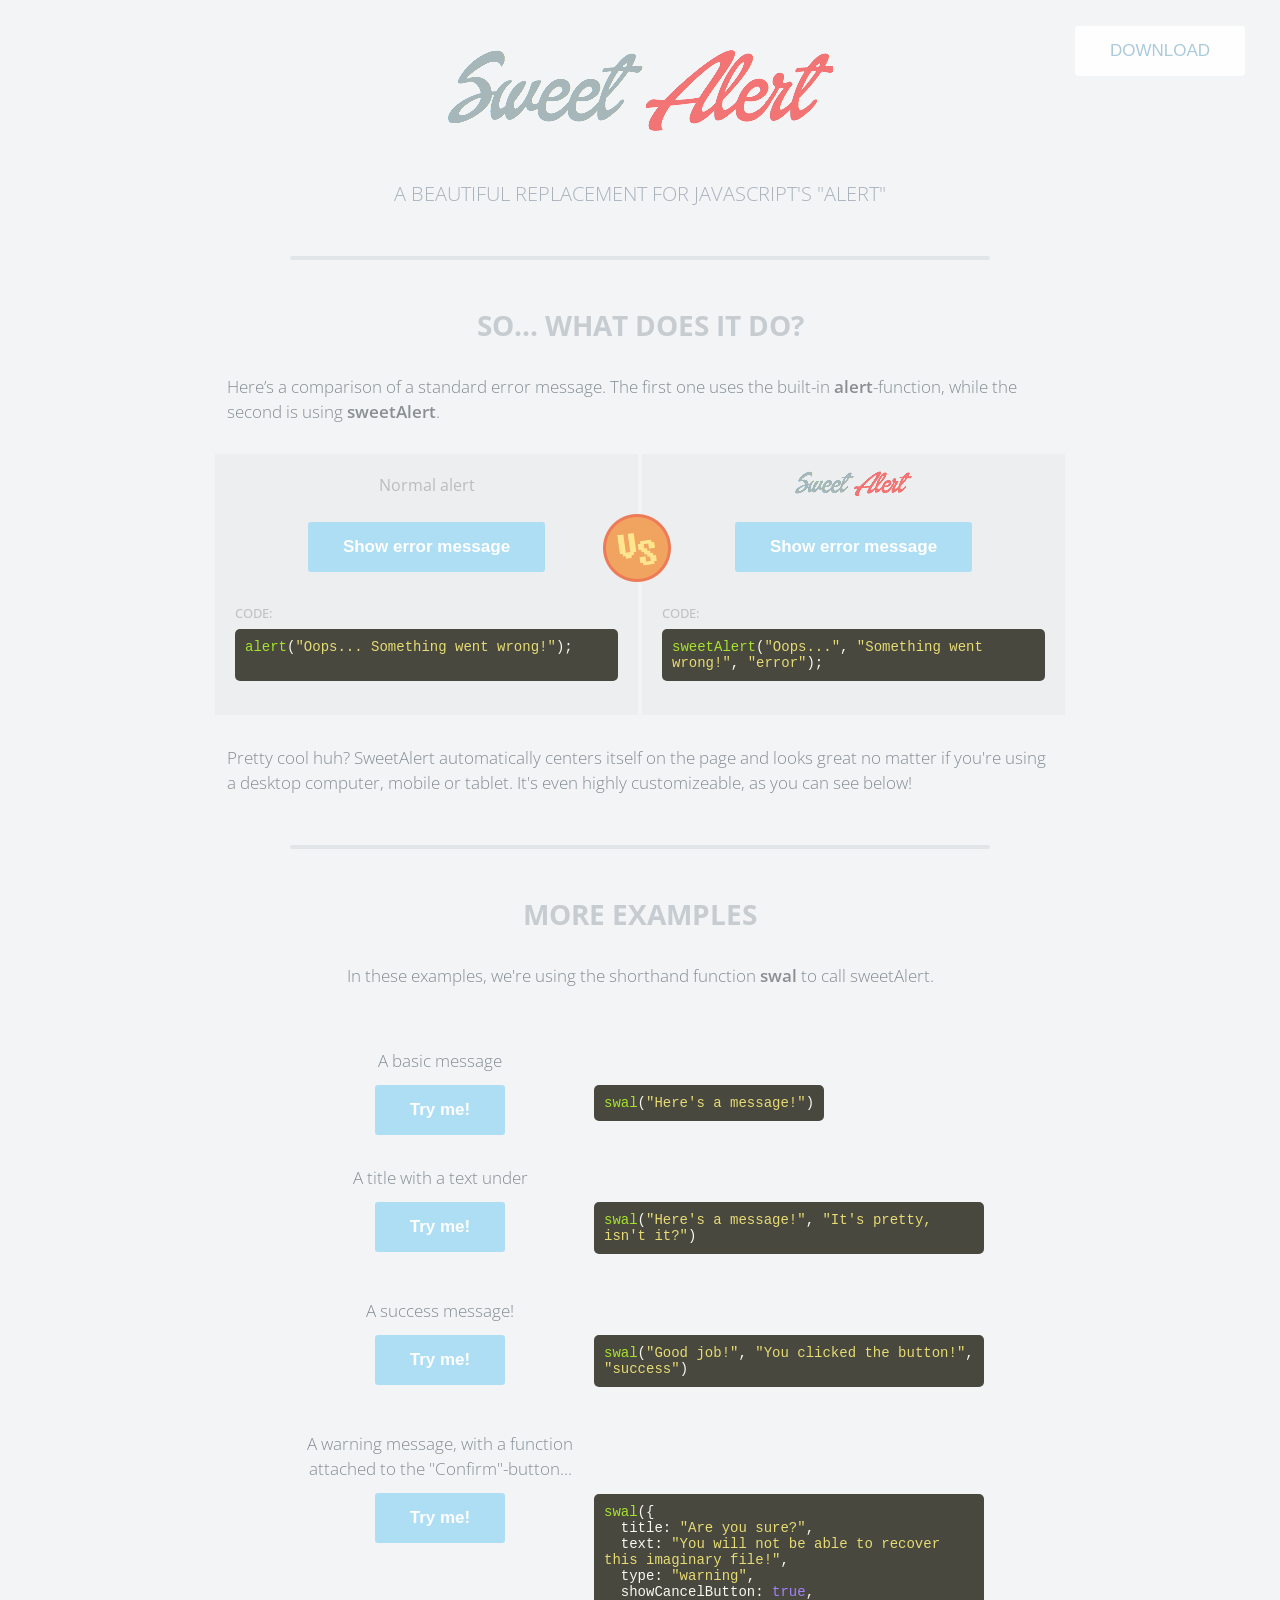
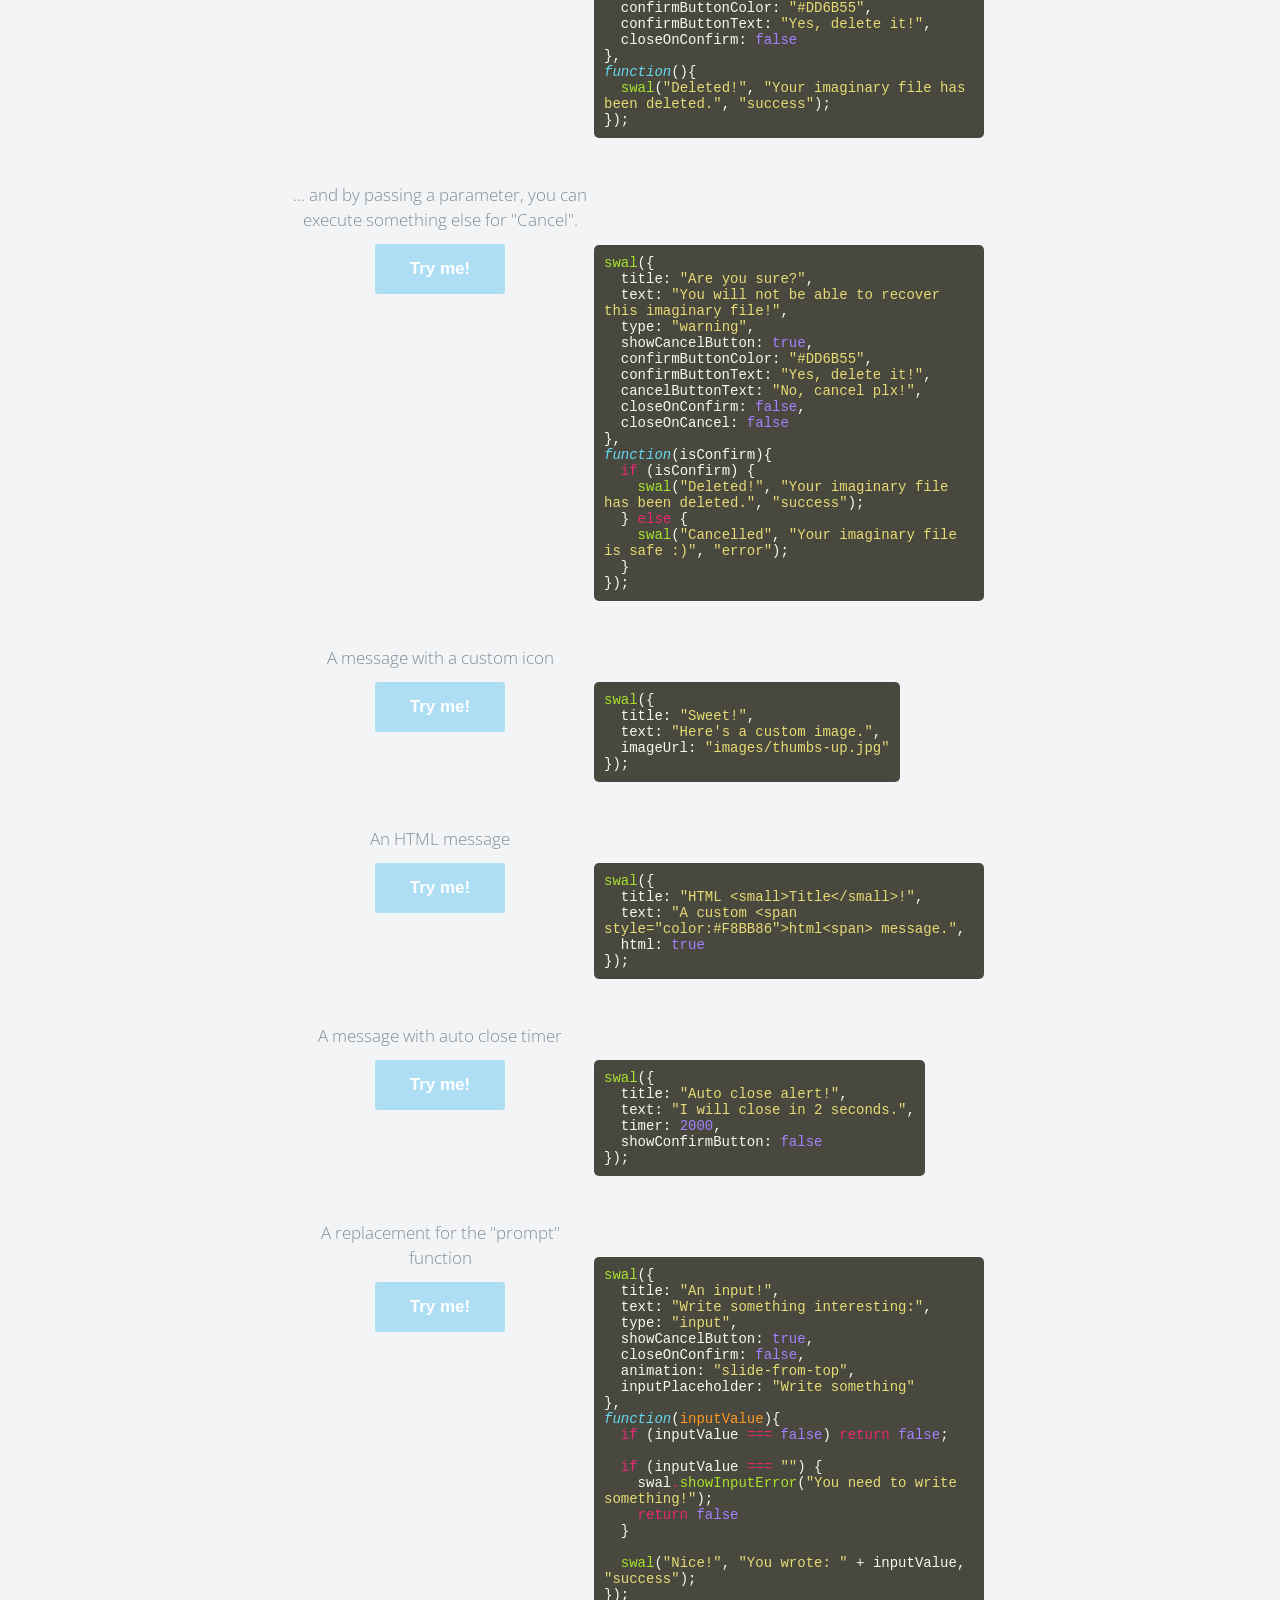
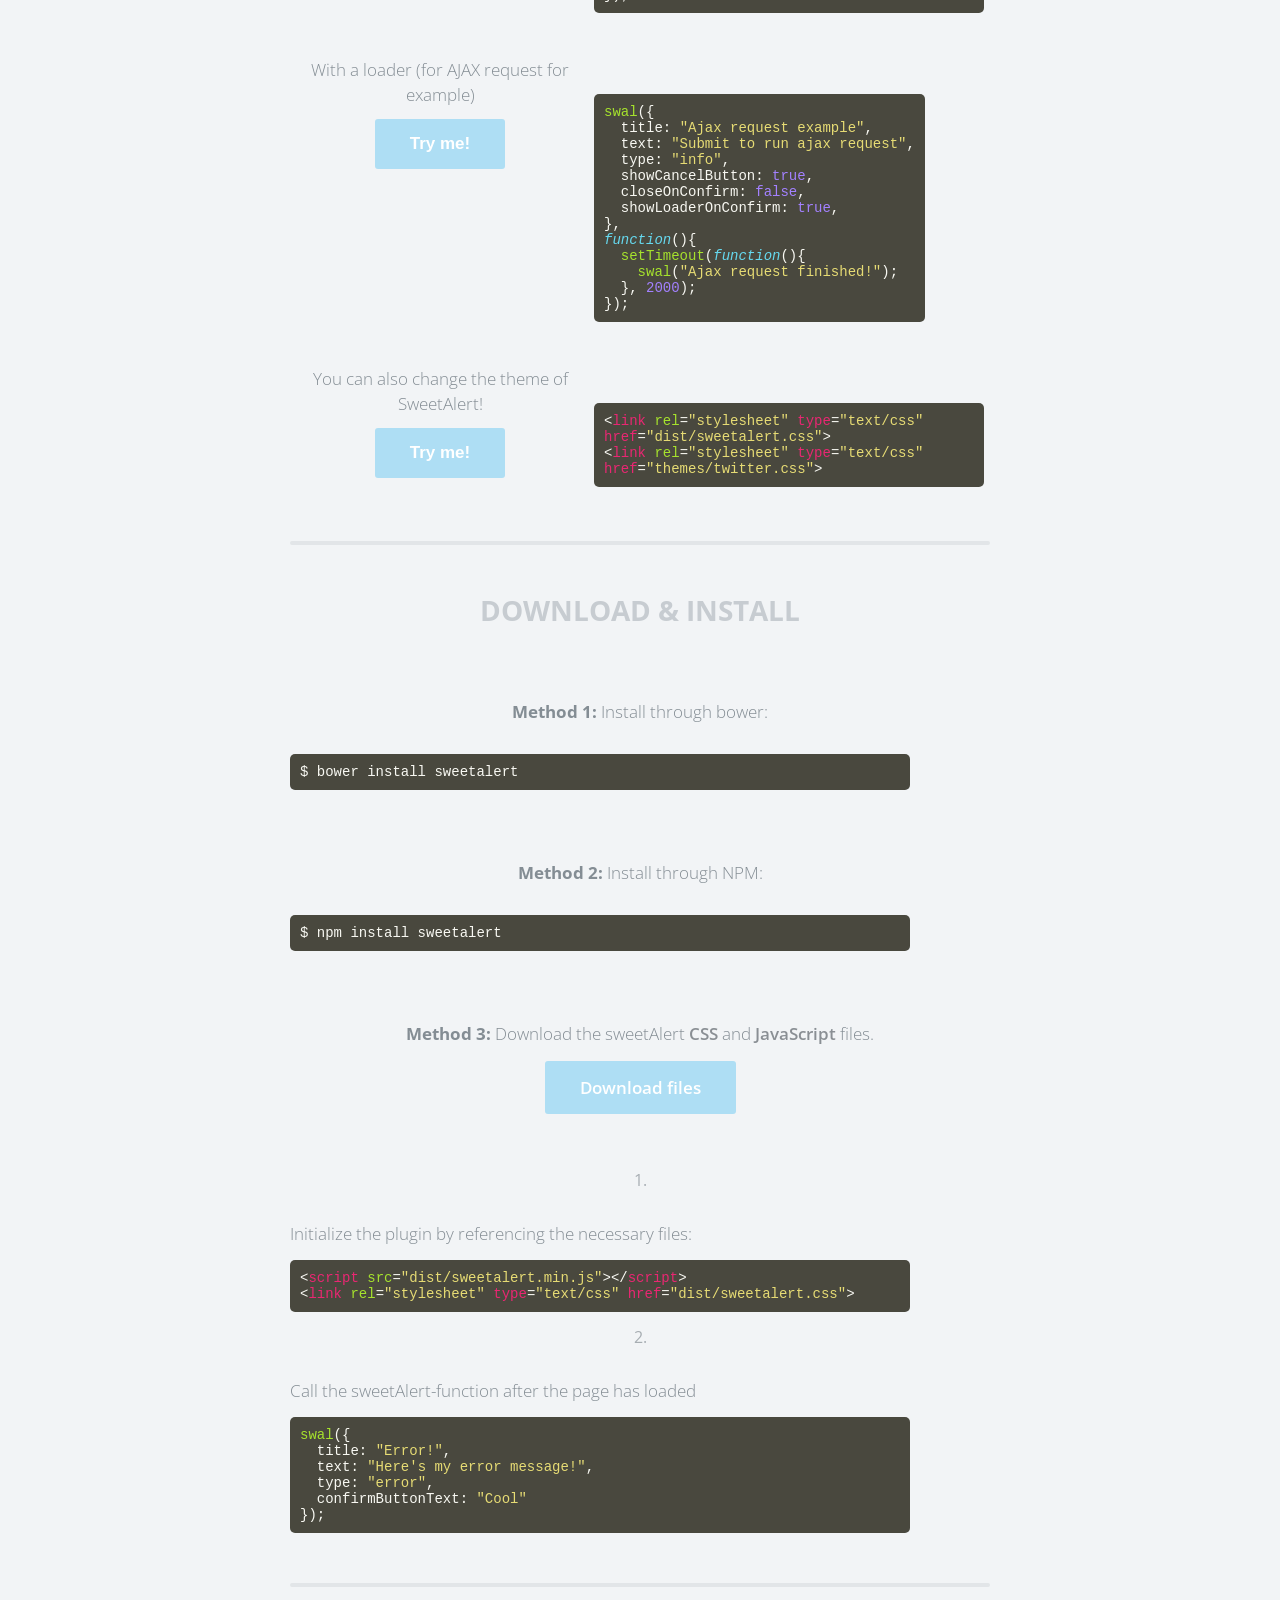
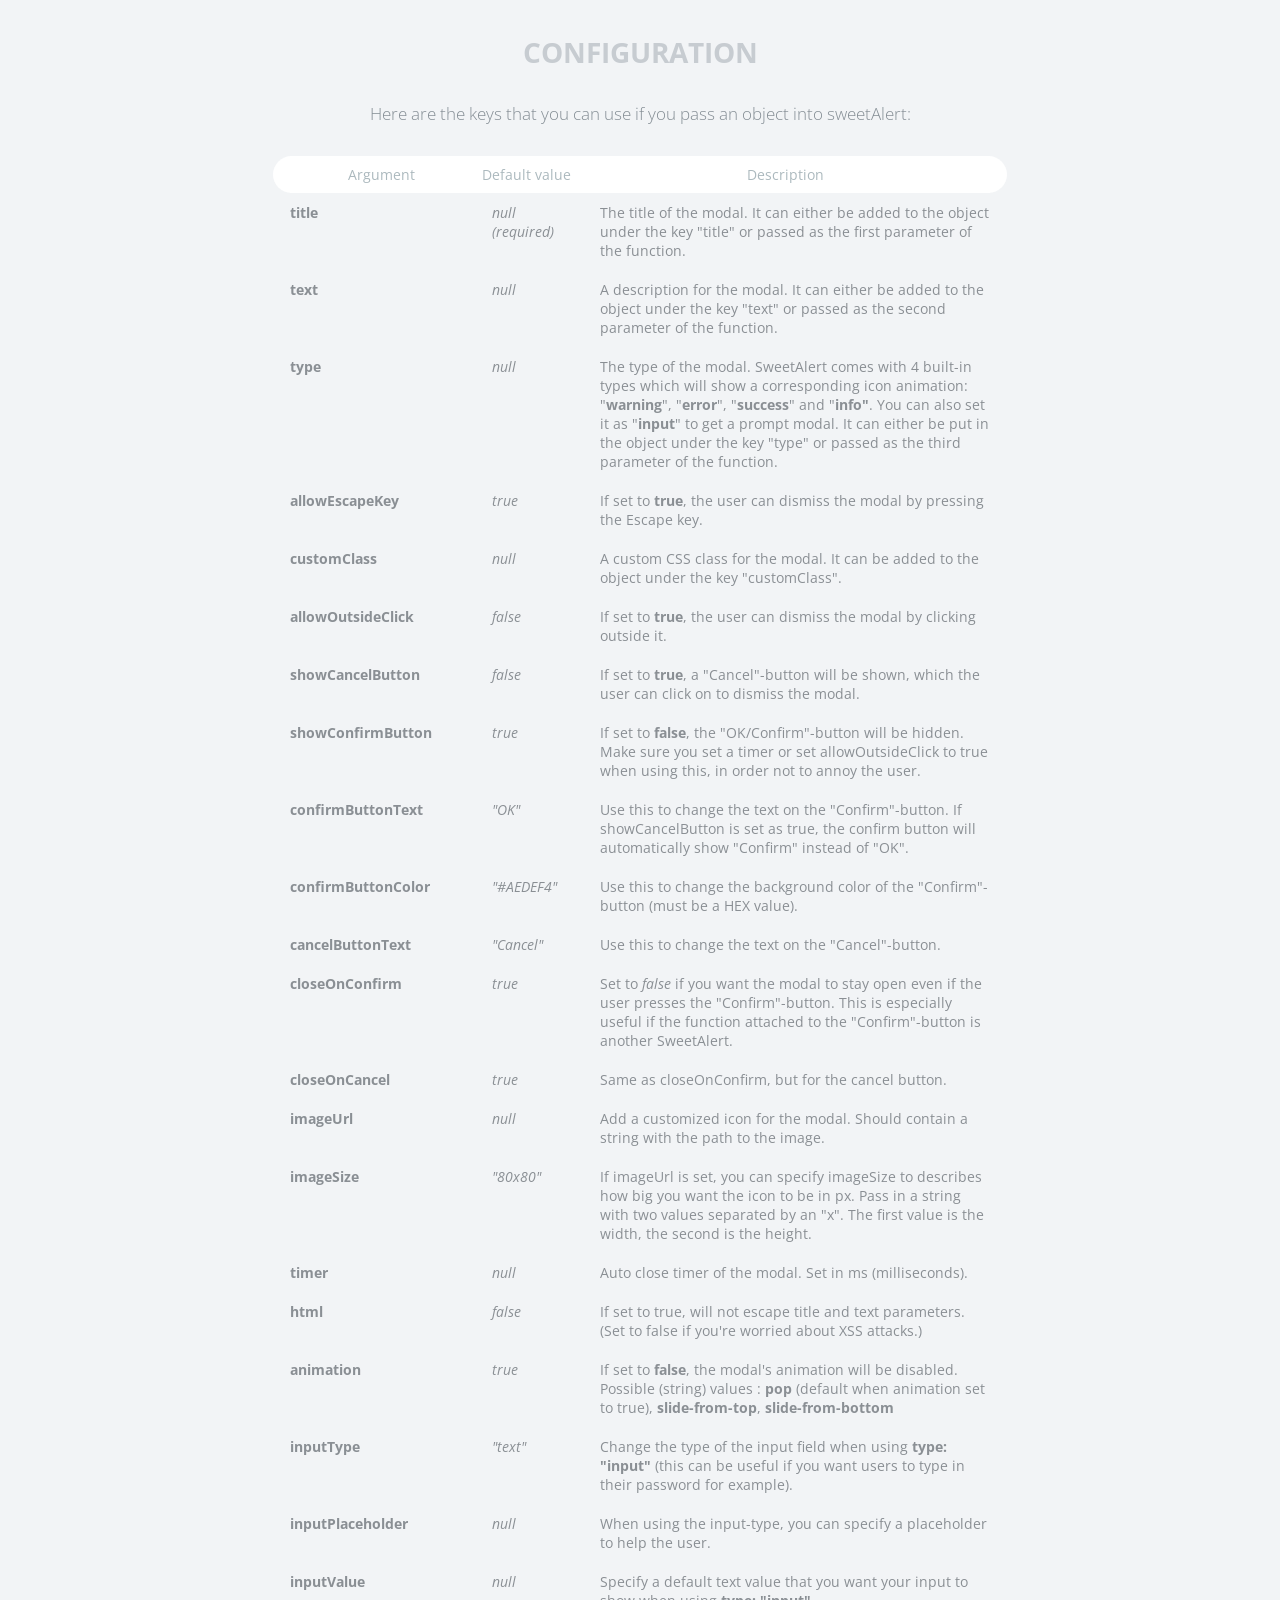
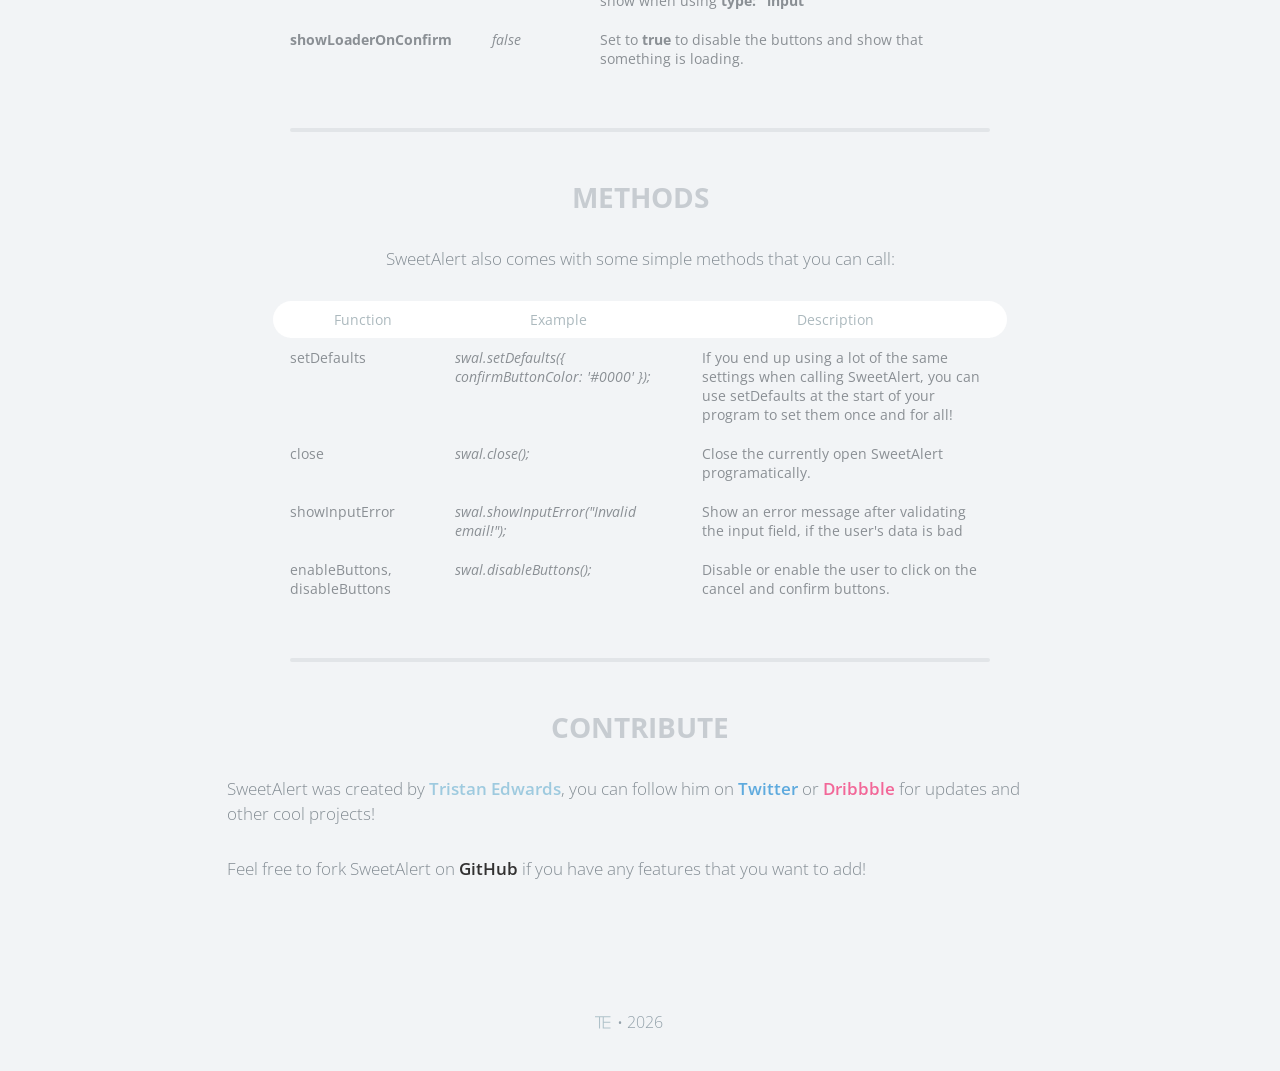
<file: www/sweetalert-master/index.html>
<!doctype html>

<html>

<head>
  <meta charset="utf-8">
  <meta name="viewport" content="width=device-width, initial-scale=1, maximum-scale=1, user-scalable=0" />
  <title>SweetAlert</title>

  <link rel="stylesheet" href="example/example.css">
  <script src="https://code.jquery.com/jquery-2.1.3.min.js"></script>

  <!-- This is what you need -->
  <script src="dist/sweetalert-dev.js"></script>
  <link rel="stylesheet" href="dist/sweetalert.css">
  <!--.......................-->

</head>

<body>

<h1>Sweet Alert</h1>
<h2>A beautiful replacement for JavaScript's "Alert"</h2>
<button class="download">Download</button>

<!-- What does it do? -->
<h3>So... What does it do?</h3>
<p>Here’s a comparison of a standard error message. The first one uses the built-in <strong>alert</strong>-function, while the second is using <strong>sweetAlert</strong>.</p>

<div class="showcase normal">
	<h4>Normal alert</h4>
	<button>Show error message</button>

	<h5>Code:</h5>
	<pre><span class="attr">alert</span>(<span class="str">"Oops... Something went wrong!"</span>);

	</pre>

	<div class="vs-icon"></div>
</div>

<div class="showcase sweet">
	<h4>Sweet Alert</h4>
	<button>Show error message</button>

	<h5>Code:</h5>
	<pre><span class="attr">sweetAlert</span>(<span class="str">"Oops..."</span>, <span class="str">"Something went wrong!"</span>, <span class="str">"error"</span>);</pre>
</div>

<p>Pretty cool huh? SweetAlert automatically centers itself on the page and looks great no matter if you're using a desktop computer, mobile or tablet. It's even highly customizeable, as you can see below!</p>


<!-- Examples -->
<h3>More examples</h3>

<p class="center">In these examples, we're using the shorthand function <strong>swal</strong> to call sweetAlert.</p>

<ul class="examples">

	<li class="message">
		<div class="ui">
			<p>A basic message</p>
			<button>Try me!</button>
		</div>
		<pre><span class="attr">swal</span>(<span class="str">"Here's a message!"</span>)</pre>
	</li>

	<li class="title-text">
		<div class="ui">
			<p>A title with a text under</p>
			<button>Try me!</button>
		</div>
		<pre><span class="attr">swal</span>(<span class="str">"Here's a message!"</span>, <span class="str">"It's pretty, isn't it?"</span>)</pre>
	</li>

	<li class="success">
		<div class="ui">
			<p>A success message!</p>
			<button>Try me!</button>
		</div>
		<pre><span class="attr">swal</span>(<span class="str">"Good job!"</span>, <span class="str">"You clicked the button!"</span>, <span class="str">"success"</span>)</pre>
	</li>

	<li class="warning confirm">
		<div class="ui">
			<p>A warning message, with a function attached to the "Confirm"-button...</p>
			<button>Try me!</button>
		</div>
		<pre><span class="attr">swal</span>({
&nbsp;&nbsp;title: <span class="str">"Are you sure?"</span>,
&nbsp;&nbsp;text: <span class="str">"You will not be able to recover this imaginary file!"</span>,
&nbsp;&nbsp;type: <span class="str">"warning"</span>,
&nbsp;&nbsp;showCancelButton: <span class="val">true</span>,
&nbsp;&nbsp;confirmButtonColor: <span class="str">"#DD6B55"</span>,
&nbsp;&nbsp;confirmButtonText: <span class="str">"Yes, delete it!"</span>,
&nbsp;&nbsp;closeOnConfirm: <span class="val">false</span>
},
<span class="func"><i>function</i></span>(){
&nbsp;&nbsp;<span class="attr">swal</span>(<span class="str">"Deleted!"</span>, <span class="str">"Your imaginary file has been deleted."</span>, <span class="str">"success"</span>);
});</pre>
	</li>

	<li class="warning cancel">
		<div class="ui">
			<p>... and by passing a parameter, you can execute something else for "Cancel".</p>
			<button>Try me!</button>
		</div>
		<pre><span class="attr">swal</span>({
&nbsp;&nbsp;title: <span class="str">"Are you sure?"</span>,
&nbsp;&nbsp;text: <span class="str">"You will not be able to recover this imaginary file!"</span>,
&nbsp;&nbsp;type: <span class="str">"warning"</span>,
&nbsp;&nbsp;showCancelButton: <span class="val">true</span>,
&nbsp;&nbsp;confirmButtonColor: <span class="str">"#DD6B55"</span>,
&nbsp;&nbsp;confirmButtonText: <span class="str">"Yes, delete it!"</span>,
&nbsp;&nbsp;cancelButtonText: <span class="str">"No, cancel plx!"</span>,
&nbsp;&nbsp;closeOnConfirm: <span class="val">false</span>,
&nbsp;&nbsp;closeOnCancel: <span class="val">false</span>
},
<span class="func"><i>function</i></span>(isConfirm){
&nbsp;&nbsp;<span class="tag">if</span> (isConfirm) {
&nbsp;&nbsp;&nbsp;&nbsp;<span class="attr">swal</span>(<span class="str">"Deleted!"</span>, <span class="str">"Your imaginary file has been deleted."</span>, <span class="str">"success"</span>);
&nbsp;&nbsp;} <span class="tag">else</span> {
	&nbsp;&nbsp;&nbsp;&nbsp;<span class="attr">swal</span>(<span class="str">"Cancelled"</span>, <span class="str">"Your imaginary file is safe :)"</span>, <span class="str">"error"</span>);
&nbsp;&nbsp;}
});</pre>
	</li>

	<li class="custom-icon">
		<div class="ui">
			<p>A message with a custom icon</p>
			<button>Try me!</button>
		</div>
		<pre><span class="attr">swal</span>({
&nbsp;&nbsp;title: <span class="str">"Sweet!"</span>,
&nbsp;&nbsp;text: <span class="str">"Here's a custom image."</span>,
&nbsp;&nbsp;imageUrl: <span class="str">"images/thumbs-up.jpg"</span>
});</pre>
	</li>

	<li class="message-html">
		<div class="ui">
			<p>An HTML message</p>
			<button>Try me!</button>
		</div>
		<pre><span class="attr">swal</span>({
&nbsp;&nbsp;title: <span class="str">"HTML &lt;small&gt;Title&lt;/small&gt;!"</span>,
&nbsp;&nbsp;text: <span class="str">"A custom &lt;span style="color:#F8BB86"&gt;html&lt;span&gt; message."</span>,
&nbsp;&nbsp;html: <span class="val">true</span>
});</pre>
	</li>

	<li class="timer">
		<div class="ui">
			<p>A message with auto close timer</p>
			<button>Try me!</button>
		</div>
		<pre><span class="attr">swal</span>({
&nbsp;&nbsp;title: <span class="str">"Auto close alert!"</span>,
&nbsp;&nbsp;text: <span class="str">"I will close in 2 seconds."</span>,
&nbsp;&nbsp;timer: <span class="val">2000</span>,
&nbsp;&nbsp;showConfirmButton: <span class="val">false</span>
});</pre>
	</li>


	<li class="input">
		<div class="ui">
			<p>A replacement for the "prompt" function</p>
			<button>Try me!</button>
		</div>
		<pre><span class="attr">swal</span>({
&nbsp;&nbsp;title: <span class="str">"An input!"</span>,
&nbsp;&nbsp;text: <span class="str">"Write something interesting:"</span>,
&nbsp;&nbsp;type: <span class="str">"input"</span>,
&nbsp;&nbsp;showCancelButton: <span class="val">true</span>,
&nbsp;&nbsp;closeOnConfirm: <span class="val">false</span>,
&nbsp;&nbsp;animation: <span class="str">"slide-from-top"</span>,
&nbsp;&nbsp;inputPlaceholder: <span class="str">"Write something"</span>
},
<span class="func"><i>function</i></span>(<span class="arg">inputValue</span>){
&nbsp;&nbsp;<span class="tag">if</span> (inputValue <span class="tag">===</span> <span class="val">false</span>) <span class="tag">return</span> <span class="val">false</span>;
&nbsp;&nbsp;
&nbsp;&nbsp;<span class="tag">if</span> (inputValue <span class="tag">===</span> <span class="str">""</span>) {
&nbsp;&nbsp;&nbsp;&nbsp;swal<span class="tag">.</span><span class="attr">showInputError</span>(<span class="str">"You need to write something!"</span>);
&nbsp;&nbsp;&nbsp;&nbsp;<span class="tag">return</span> <span class="val">false</span>
&nbsp;&nbsp;}
&nbsp;&nbsp;
&nbsp;&nbsp;<span class="attr">swal</span>(<span class="str">"Nice!"</span>, <span class="str">"You wrote: "</span> + inputValue, <span class="str">"success"</span>);
});</pre>
	</li>

  <li class="ajax">
    <div class="ui">
			<p>With a loader (for AJAX request for example)</p>
			<button>Try me!</button>
		</div>
		<pre><span class="attr">swal</span>({
&nbsp;&nbsp;title: <span class="str">"Ajax request example"</span>,
&nbsp;&nbsp;text: <span class="str">"Submit to run ajax request"</span>,
&nbsp;&nbsp;type: <span class="str">"info"</span>,
&nbsp;&nbsp;showCancelButton: <span class="val">true</span>,
&nbsp;&nbsp;closeOnConfirm: <span class="val">false</span>,
&nbsp;&nbsp;showLoaderOnConfirm: <span class="val">true</span>,
},
<span class="func"><i>function</i></span>(){
&nbsp;&nbsp;<span class="attr">setTimeout</span>(<span class="func"><i>function</i></span>(){
&nbsp;&nbsp;&nbsp;&nbsp;<span class="attr">swal</span>(<span class="str">"Ajax request finished!"</span>);
&nbsp;&nbsp;}, <span class="val">2000</span>);
});</pre>
	</li>

	<li class="theme">
		<div class="ui">
			<p>You can also change the theme of SweetAlert!</p>
			<button>Try me!</button>
		</div>
		<pre>&lt;<span class="tag">link</span> <span class="attr">rel</span>=<span class="str">"stylesheet"</span> <span class="tag">type</span>=<span class="str">"text/css"</span> <span class="tag">href</span>=<span class="str">"dist/sweetalert.css"</span>&gt;
			&lt;<span class="tag">link</span> <span class="attr">rel</span>=<span class="str">"stylesheet"</span> <span class="tag">type</span>=<span class="str">"text/css"</span> <span class="tag">href</span>=<span class="str">"themes/twitter.css"</span>&gt;</pre>
	</li>

</ul>


<!-- Download & Install -->
<h3 id="download-section">Download & install</h3>

<div class="center-container">
	<p class="center"><b>Method 1:</b> Install through bower:</p>
	<pre class="center">$ bower install sweetalert</pre>
</div>

<div class="center-container">
	<p class="center"><b>Method 2:</b> Install through NPM:</p>
	<pre class="center">$ npm install sweetalert</pre>
</div>

<p class="center"><b>Method 3:</b> Download the sweetAlert <strong>CSS</strong> and <strong>JavaScript</strong> files.</p>

<a class="button" href="https://github.com/t4t5/sweetalert/archive/master.zip" download>Download files</a>

<ol>
	<li>
		<p>Initialize the plugin by referencing the necessary files:</p>
		<pre>&lt;<span class="tag">script</span> <span class="attr">src</span>=<span class="str">"dist/sweetalert.min.js"</span>&gt;&lt;/<span class="tag">script</span>&gt;
&lt;<span class="tag">link</span> <span class="attr">rel</span>=<span class="str">"stylesheet"</span> <span class="tag">type</span>=<span class="str">"text/css"</span> <span class="tag">href</span>=<span class="str">"dist/sweetalert.css"</span>&gt;</pre>
	</li>

	<li>
		<p>Call the sweetAlert-function after the page has loaded</p>
		<pre><span class="attr">swal</span>({
&nbsp;&nbsp;title: <span class="str">"Error!"</span>,
&nbsp;&nbsp;text: <span class="str">"Here's my error message!"</span>,
&nbsp;&nbsp;type: <span class="str">"error"</span>,
&nbsp;&nbsp;confirmButtonText: <span class="str">"Cool"</span>
});
</pre>
	</li>
</ol>



<!-- Configuration -->
<h3>Configuration</h3>

<p class="center">Here are the keys that you can use if you pass an object into sweetAlert:</p>

<table>
	<tr class="titles">
		<th>
			<div class="border-left"></div>
			Argument
		</th>
		<th>Default value</th>
		<th>
			<div class="border-right"></div>
			Description
		</th>
	</tr>
	<tr>
		<td><b>title</b></td>
		<td><i>null (required)</i></td>
		<td>The title of the modal. It can either be added to the object under the key "title" or passed as the first parameter of the function.</td>
	</tr>
	<tr>
		<td><b>text</b></td>
		<td><i>null</i></td>
		<td>A description for the modal. It can either be added to the object under the key "text" or passed as the second parameter of the function.</td>
	</tr>
	<tr>
		<td><b>type</b></td>
		<td><i>null</i></td>
		<td>The type of the modal. SweetAlert comes with 4 built-in types which will show a corresponding icon animation: "<strong>warning</strong>", "<strong>error</strong>", "<strong>success</strong>" and "<strong>info"</strong>. You can also set it as "<strong>input</strong>" to get a prompt modal. It can either be put in the object under the key "type" or passed as the third parameter of the function.</td>
	</tr>
    <tr>
      <td><b>allowEscapeKey</b></td>
      <td><i>true</i></td>
      <td>If set to <strong>true</strong>, the user can dismiss the modal by pressing the Escape key.</td>
    </tr>
	<tr>
		<td><b>customClass</b></td>
		<td><i>null</i></td>
		<td>A custom CSS class for the modal. It can be added to the object under the key "customClass".</td>
	</tr>
	<tr>
		<td><b>allowOutsideClick</b></td>
		<td><i>false</i></td>
		<td>If set to <strong>true</strong>, the user can dismiss the modal by clicking outside it.</td>
	</tr>
	<tr>
		<td><b>showCancelButton</b></td>
		<td><i>false</i></td>
		<td>If set to <strong>true</strong>, a "Cancel"-button will be shown, which the user can click on to dismiss the modal.</td>
	</tr>
	<tr>
		<td><b>showConfirmButton</b></td>
		<td><i>true</i></td>
		<td>If set to <strong>false</strong>, the "OK/Confirm"-button will be hidden. Make sure you set a timer or set allowOutsideClick to true when using this, in order not to annoy the user.</td>
	</tr>
	<tr>
		<td><b>confirmButtonText</b></td>
		<td><i>"OK"</i></td>
		<td>Use this to change the text on the "Confirm"-button. If showCancelButton is set as true, the confirm button will automatically show "Confirm" instead of "OK".</td>
	</tr>
	<tr>
		<td><b>confirmButtonColor</b></td>
		<td><i>"#AEDEF4"</i></td>
		<td>Use this to change the background color of the "Confirm"-button (must be a HEX value).</td>
	</tr>
	<tr>
		<td><b>cancelButtonText</b></td>
		<td><i>"Cancel"</i></td>
		<td>Use this to change the text on the "Cancel"-button.</td>
	</tr>
	<tr>
		<td><b>closeOnConfirm</b></td>
		<td><i>true</i></td>
		<td>Set to <i>false</i> if you want the modal to stay open even if the user presses the "Confirm"-button. This is especially useful if the function attached to the "Confirm"-button is another SweetAlert.</td>
	</tr>
	<tr>
		<td><b>closeOnCancel</b></td>
		<td><i>true</i></td>
		<td>Same as closeOnConfirm, but for the cancel button.</td>
	</tr>
	<tr>
		<td><b>imageUrl</b></td>
		<td><i>null</i></td>
		<td>Add a customized icon for the modal. Should contain a string with the path to the image.</td>
	</tr>
	<tr>
		<td><b>imageSize</b></td>
		<td><i>"80x80"</i></td>
		<td>If imageUrl is set, you can specify imageSize to describes how big you want the icon to be in px. Pass in a string with two values separated by an "x". The first value is the width, the second is the height.</td>
	</tr>
	<tr>
		<td><b>timer</b></td>
		<td><i>null</i></td>
		<td>Auto close timer of the modal. Set in ms (milliseconds).</td>
	</tr>
	<tr>
		<td><b>html</b></td>
		<td><i>false</i></td>
		<td>If set to true, will not escape title and text parameters. (Set to false if you're worried about XSS attacks.)</td>
	</tr>
	<tr>
		<td><b>animation</b></td>
		<td><i>true</i></td>
		<td>If set to <strong>false</strong>, the modal's animation will be disabled. Possible (string) values : <strong>pop</strong> (default when animation set to true), <strong>slide-from-top</strong>, <strong>slide-from-bottom</strong></td>
	</tr>
	<tr>
		<td><b>inputType</b></td>
		<td><i>"text"</i></td>
		<td>Change the type of the input field when using <strong>type: "input"</strong> (this can be useful if you want users to type in their password for example).</td>
	</tr>
	<tr>
		<td><b>inputPlaceholder</b></td>
		<td><i>null</i></td>
		<td>When using the input-type, you can specify a placeholder to help the user.</td>
	</tr>
	<tr>
		<td><b>inputValue</b></td>
		<td><i>null</i></td>
		<td>Specify a default text value that you want your input to show when using <strong>type: "input"</strong></td>
	</tr>
	<tr>
		<td><b>showLoaderOnConfirm</b></td>
		<td><i>false</i></td>
    <td>Set to <strong>true</strong> to disable the buttons and show that something is loading.</td>
	</tr>
</table>


<!-- Methods -->
<h3>Methods</h3>

<p class="center">SweetAlert also comes with some simple methods that you can call:</p>

<table>
	<tr class="titles">
		<th>
			<div class="border-left"></div>
			Function
		</th>
		<th>Example</th>
		<th>
			<div class="border-right"></div>
			Description
		</th>
	</tr>
	<tr>
		<td>setDefaults</td>
		<td><i>swal.setDefaults({ confirmButtonColor: '#0000' });</i></td>
		<td>If you end up using a lot of the same settings when calling SweetAlert, you can use setDefaults at the start of your program to set them once and for all!</td>
	</tr>
	<tr>
		<td>close</td>
		<td><i>swal.close();</i></td>
		<td>Close the currently open SweetAlert programatically.</td>
	</tr>
	<tr>
		<td>showInputError</td>
		<td><i>swal.showInputError("Invalid email!");</i></td>
		<td>Show an error message after validating the input field, if the user's data is bad</td>
	</tr>
	<tr>
		<td>enableButtons, disableButtons</td>
		<td><i>swal.disableButtons();</i></td>
		<td>Disable or enable the user to click on the cancel and confirm buttons.</td>
	</tr>
</table>



<!-- Contribute -->
<h3>Contribute</h3>
<p>SweetAlert was created by <a href="http://tristanedwards.me" target="_blank">Tristan Edwards</a>, you can follow him on <a href="https://twitter.com/t4t5" target="_blank" class="twitter">Twitter</a> or <a href="https://dribbble.com/tristanedwards" target="_blank" class="dribbble">Dribbble</a> for updates and other cool projects!</p>
<p>Feel free to fork SweetAlert on <a href="https://github.com/t4t5/sweetalert" class="github">GitHub</a> if you have any features that you want to add!</p>


<footer>
	<span class="te-logo">TE</span> • <script>document.write(new Date().getFullYear())</script>
</footer>


<script>

document.querySelector('button.download').onclick = function(){
	$("html, body").animate({ scrollTop: $("#download-section").offset().top }, 1000);
};

document.querySelector('.showcase.normal button').onclick = function(){
	alert("Oops... Something went wrong!");
};

document.querySelector('.showcase.sweet button').onclick = function(){
	swal("Oops...", "Something went wrong!", "error");
};

document.querySelector('ul.examples li.message button').onclick = function(){
	swal("Here's a message!");
};

document.querySelector('ul.examples li.timer button').onclick = function(){
	swal({
		title: "Auto close alert!",
		text: "I will close in 2 seconds.",
		timer: 2000,
		showConfirmButton: false
	});
};

document.querySelector('ul.examples li.title-text button').onclick = function(){
	swal("Here's a message!", "It's pretty, isn't it?");
};

document.querySelector('ul.examples li.success button').onclick = function(){
	swal("Good job!", "You clicked the button!", "success");
};

document.querySelector('ul.examples li.warning.confirm button').onclick = function(){
	swal({
		title: "Are you sure?",
		text: "You will not be able to recover this imaginary file!",
		type: "warning",
		showCancelButton: true,
		confirmButtonColor: '#DD6B55',
		confirmButtonText: 'Yes, delete it!',
		closeOnConfirm: false
	},
	function(){
		swal("Deleted!", "Your imaginary file has been deleted!", "success");
	});
};

document.querySelector('ul.examples li.warning.cancel button').onclick = function(){
	swal({
		title: "Are you sure?",
		text: "You will not be able to recover this imaginary file!",
		type: "warning",
		showCancelButton: true,
		confirmButtonColor: '#DD6B55',
		confirmButtonText: 'Yes, delete it!',
		cancelButtonText: "No, cancel plx!",
		closeOnConfirm: false,
		closeOnCancel: false
	},
	function(isConfirm){
    if (isConfirm){
      swal("Deleted!", "Your imaginary file has been deleted!", "success");
    } else {
      swal("Cancelled", "Your imaginary file is safe :)", "error");
    }
	});
};

document.querySelector('ul.examples li.custom-icon button').onclick = function(){
	swal({
		title: "Sweet!",
		text: "Here's a custom image.",
		imageUrl: 'example/images/thumbs-up.jpg'
	});
};

document.querySelector('ul.examples li.message-html button').onclick = function(){
	swal({
		title: "HTML <small>Title</small>!",
		text: 'A custom <span style="color:#F8BB86">html</span> message.',
		html: true
	});
};

document.querySelector('ul.examples li.input button').onclick = function(){
	swal({
		title: "An input!",
		text: 'Write something interesting:',
		type: 'input',
		showCancelButton: true,
		closeOnConfirm: false,
		animation: "slide-from-top",
		inputPlaceholder: "Write something",
	},
	function(inputValue){
		if (inputValue === false) return false;

		if (inputValue === "") {
			swal.showInputError("You need to write something!");
			return false;
		}
    
		swal("Nice!", 'You wrote: ' + inputValue, "success");

	});
};

document.querySelector('ul.examples li.theme button').onclick = function() {
	swal({
		title: "Themes!",
		text: "Here's the Twitter theme for SweetAlert!",
		confirmButtonText: "Cool!",
		customClass: 'twitter'
	});
};

document.querySelector('ul.examples li.ajax button').onclick = function() {
  swal({
    title: 'Ajax request example',
    text: 'Submit to run ajax request',
    type: 'info',
    showCancelButton: true,
    closeOnConfirm: false,
    showLoaderOnConfirm: true,
  }, function(){
    setTimeout(function() {
      swal('Ajax request finished!');
    }, 2000);
  });
};

</script>



</body>

</html>
</file>
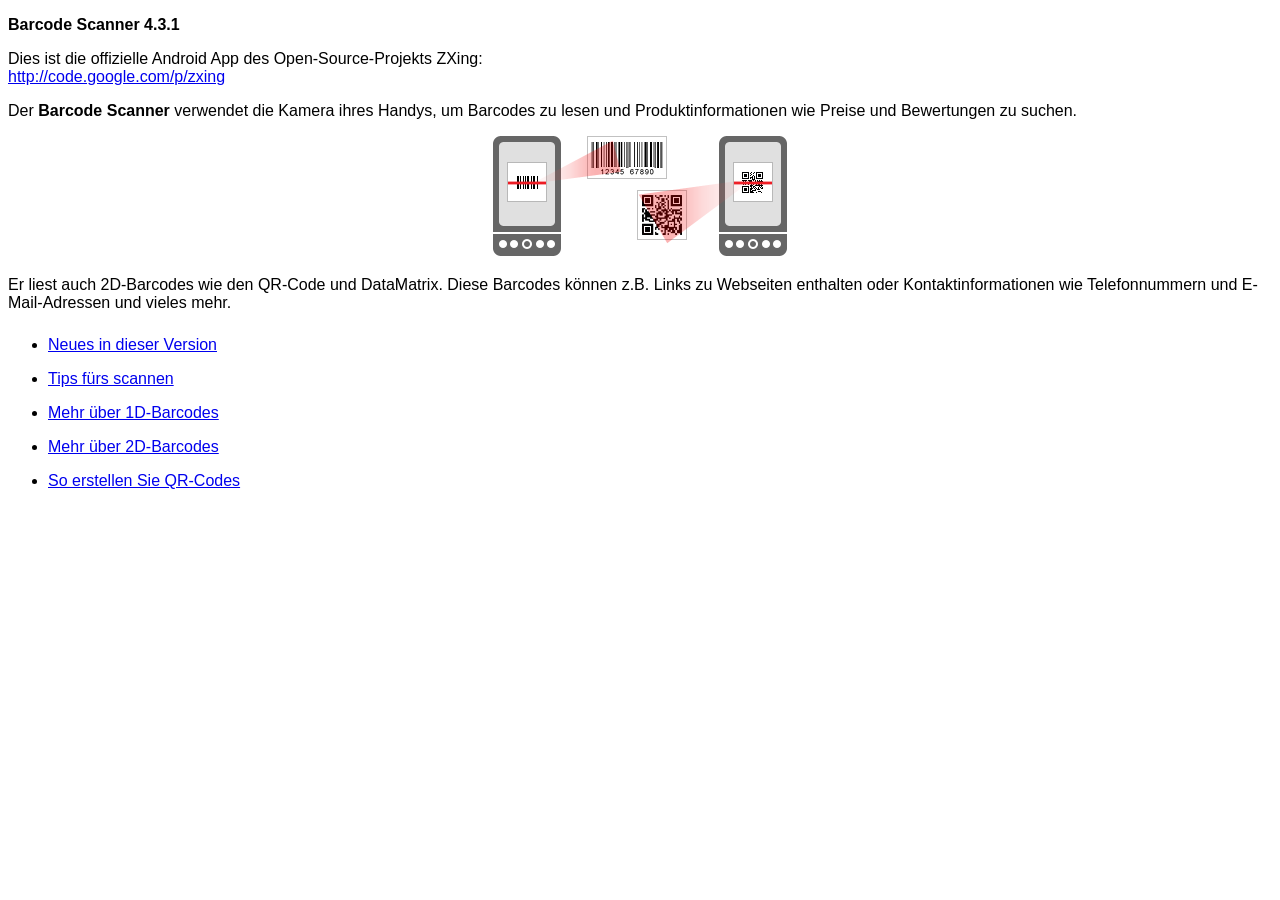
<file: plugins/cordova-plugin-barcodescanner/src/android/LibraryProject/assets/html-de/index.html>
<!DOCTYPE HTML>
<html>
<head>
<meta charset="UTF-8"/>
<title>Barcode Scanner-Hilfe</title>
<link href="../style.css" rel="stylesheet" type="text/css"/>
</head>
<body>
<p><strong>Barcode Scanner 4.3.1</strong></p>
<p>Dies ist die offizielle Android App des Open-Source-Projekts ZXing:<br/>
<a href="http://code.google.com/p/zxing">http://code.google.com/p/zxing</a></p>
<p>Der <strong>Barcode Scanner</strong> verwendet die Kamera ihres Handys, um Barcodes zu lesen und Produktinformationen wie Preise und Bewertungen zu suchen.</p>
<p class="imgcenter"><img src="../images/scan-example.png"/></p>
<p>Er liest auch 2D-Barcodes wie den QR-Code und DataMatrix. Diese Barcodes können z.B. Links zu Webseiten enthalten oder Kontaktinformationen wie Telefonnummern und E-Mail-Adressen und vieles mehr.</p>
<ul class="touchable">
  <li><a href="whatsnew.html">Neues in dieser Version</a></li>
  <li><a href="scanning.html">Tips fürs scannen</a></li>
  <li><a href="about1d.html">Mehr über 1D-Barcodes</a></li>
  <li><a href="about2d.html">Mehr über 2D-Barcodes</a></li>
  <li><a href="sharing.html">So erstellen Sie QR-Codes</a></li>
</ul>
</body>
</html>
</file>
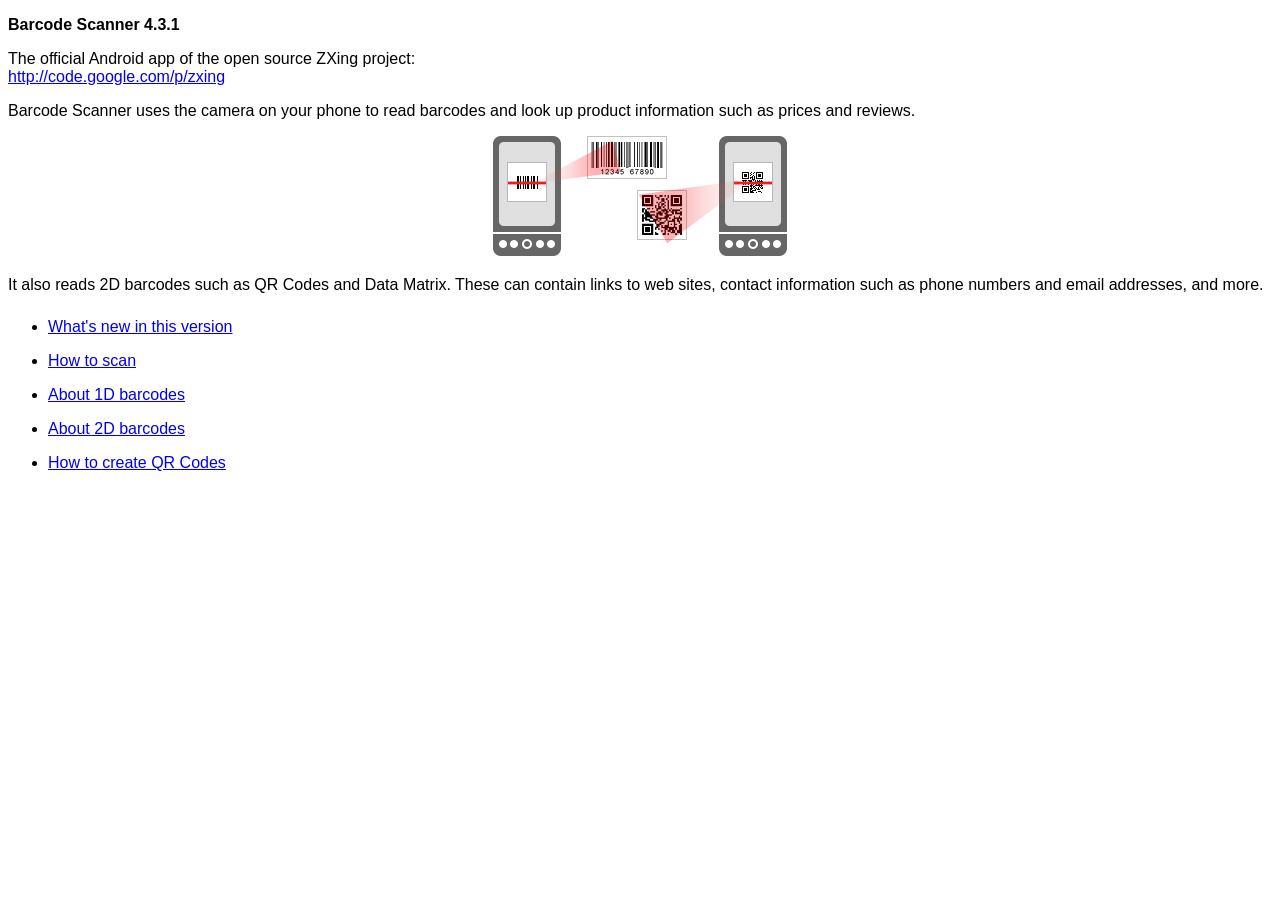
<file: plugins/cordova-plugin-barcodescanner/src/android/LibraryProject/assets/html-en/index.html>
<!DOCTYPE HTML>
<html>
<head>
<meta charset="UTF-8"/>
<title>Barcode Scanner Help</title>
<link rel="stylesheet" href="../style.css" type="text/css"/>
</head>
<body>
<p><strong>Barcode Scanner 4.3.1</strong></p>
<p>The official Android app of the open source ZXing project:<br/>
<a href="http://code.google.com/p/zxing">http://code.google.com/p/zxing</a></p>
<p>Barcode Scanner uses the camera on your phone to read barcodes and look up product information such as prices and reviews.</p>
<p class="imgcenter"><img src="../images/scan-example.png"/></p>
<p>It also reads 2D barcodes such as QR Codes and Data Matrix. These can contain links to web sites, contact information such as phone numbers and email addresses, and more.</p>
<ul class="touchable">
  <li><a href="whatsnew.html">What's new in this version</a></li>
  <li><a href="scanning.html">How to scan</a></li>
  <li><a href="about1d.html">About 1D barcodes</a></li>
  <li><a href="about2d.html">About 2D barcodes</a></li>
  <li><a href="sharing.html">How to create QR Codes</a></li>
</ul>
</body>
</html>
</file>
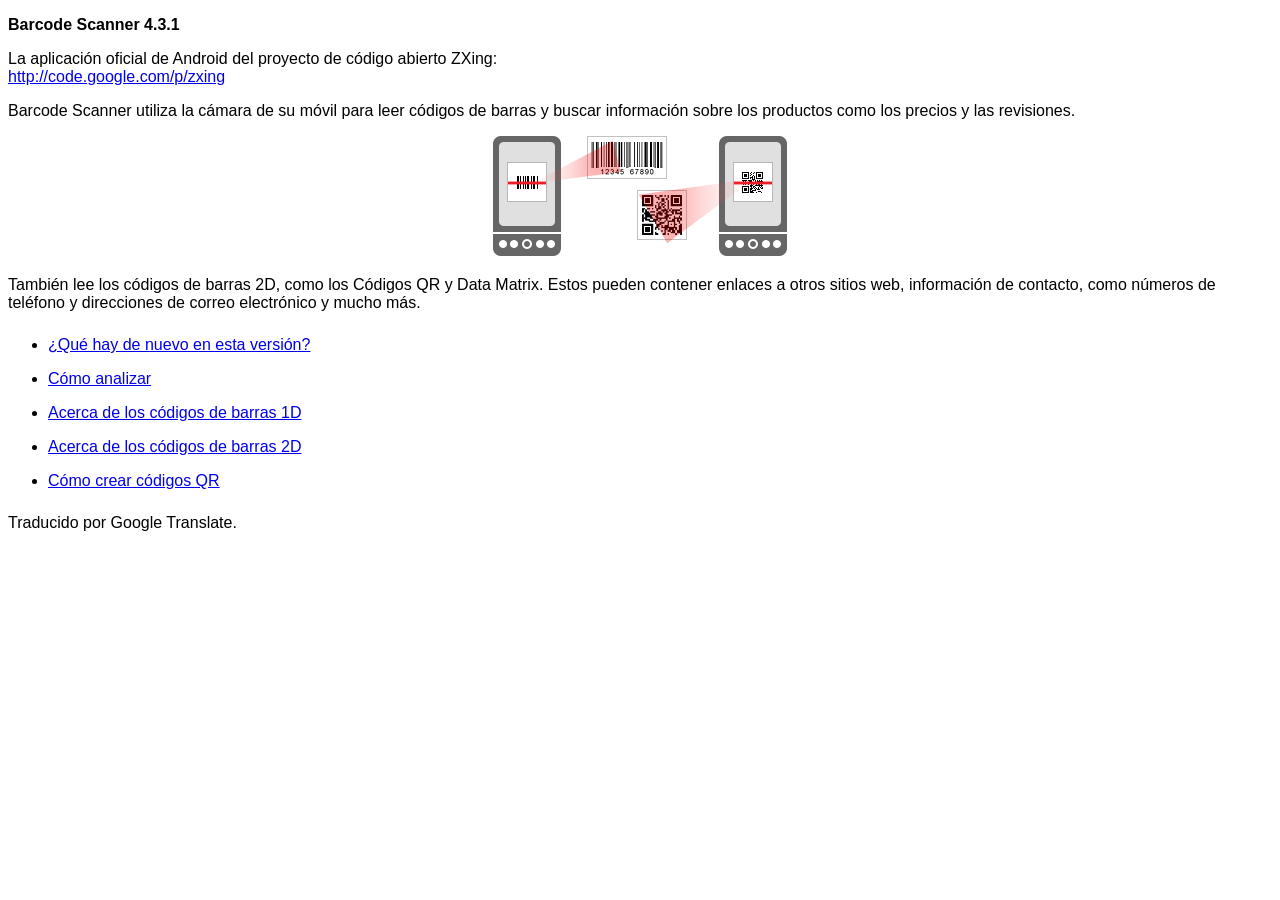
<file: plugins/cordova-plugin-barcodescanner/src/android/LibraryProject/assets/html-es/index.html>
<!DOCTYPE HTML>
<html>
<head>
<meta charset="UTF-8"/>
<title> Barcode Scanner Ayuda </title>
<link href="../style.css" rel="stylesheet" type="text/css"/>
</head>
<body>
<p><strong>Barcode Scanner 4.3.1</strong></p>
<p> La aplicación oficial de Android del proyecto de código abierto ZXing:<br/>
<a href="http://code.google.com/p/zxing"> http://code.google.com/p/zxing </a></p>
<p> Barcode Scanner utiliza la cámara de su móvil para leer códigos de barras y buscar información sobre los productos como los precios y las revisiones. </p>
<p class="imgcenter"><img src="../images/scan-example.png"/></p>
<p> También lee los códigos de barras 2D, como los Códigos QR y Data Matrix. Estos pueden contener enlaces a otros sitios web, información de contacto, como números de teléfono y direcciones de correo electrónico y mucho más. </p>
<ul class="touchable">
  <li><a href="whatsnew.html"> ¿Qué hay de nuevo en esta versión? </a></li>
  <li><a href="scanning.html"> Cómo analizar </a></li>
  <li><a href="about1d.html"> Acerca de los códigos de barras 1D </a></li>
  <li><a href="about2d.html"> Acerca de los códigos de barras 2D </a></li>
  <li><a href="sharing.html"> Cómo crear códigos QR </a></li>
</ul>
<p>Traducido por Google Translate.</p></body>
</html>
</file>
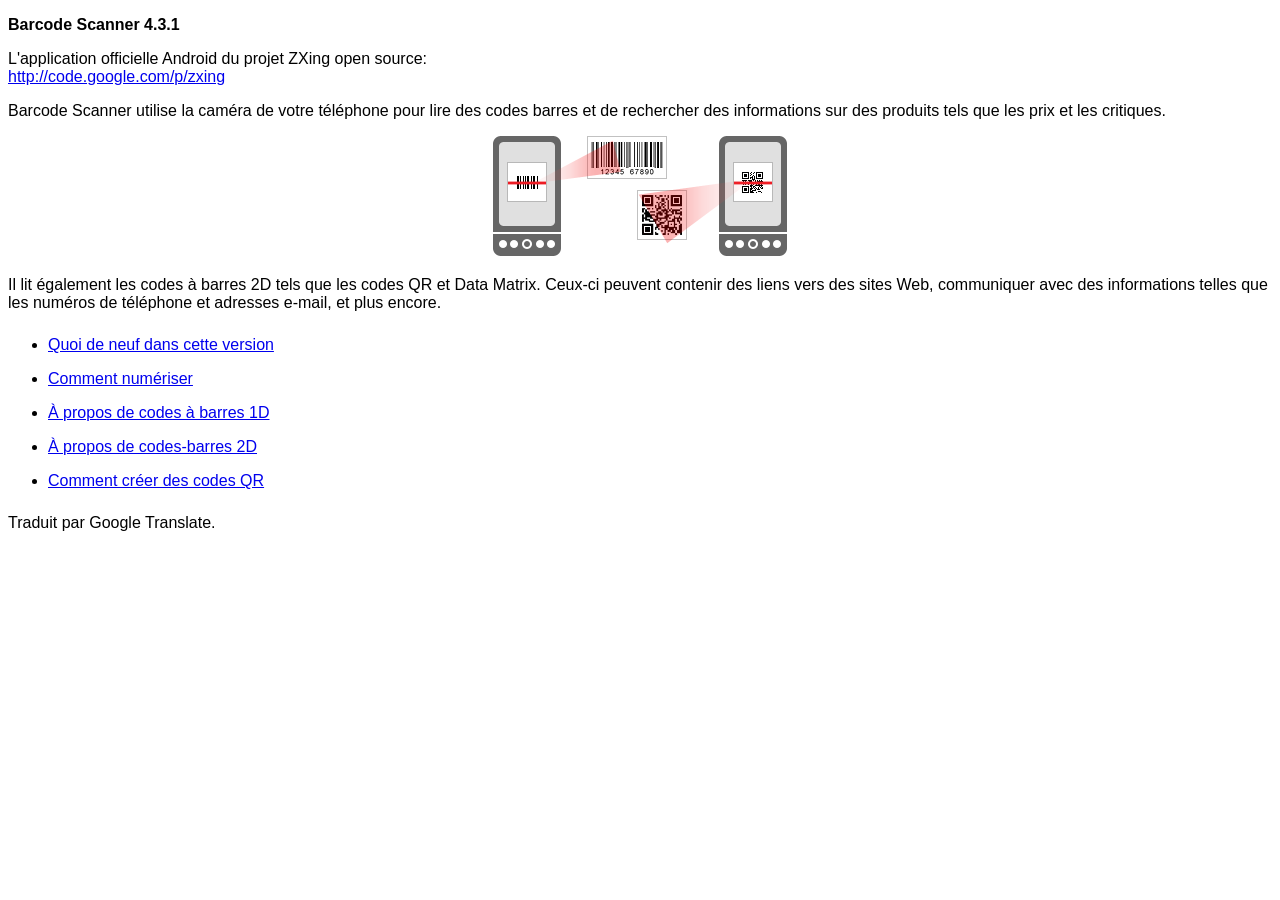
<file: plugins/cordova-plugin-barcodescanner/src/android/LibraryProject/assets/html-fr/index.html>
<!DOCTYPE HTML>
<html>
<head>
<meta charset="UTF-8"/>
<title> Aide Barcode Scanner </title>
<link href="../style.css" rel="stylesheet" type="text/css"/>
</head>
<body>
<p><strong>Barcode Scanner 4.3.1</strong></p>
<p> L'application officielle Android du projet ZXing open source:<br/>
<a href="http://code.google.com/p/zxing"> http://code.google.com/p/zxing </a></p>
<p> Barcode Scanner utilise la caméra de votre téléphone pour lire des codes barres et de rechercher des informations sur des produits tels que les prix et les critiques. </p>
<p class="imgcenter"><img src="../images/scan-example.png"/></p>
<p> Il lit également les codes à barres 2D tels que les codes QR et Data Matrix. Ceux-ci peuvent contenir des liens vers des sites Web, communiquer avec des informations telles que les numéros de téléphone et adresses e-mail, et plus encore. </p>
<ul class="touchable">
  <li><a href="whatsnew.html"> Quoi de neuf dans cette version </a></li>
  <li><a href="scanning.html"> Comment numériser </a></li>
  <li><a href="about1d.html"> À propos de codes à barres 1D </a></li>
  <li><a href="about2d.html"> À propos de codes-barres 2D </a></li>
  <li><a href="sharing.html"> Comment créer des codes QR </a></li>
</ul>
<p>Traduit par Google Translate.</p></body>
</html>
</file>
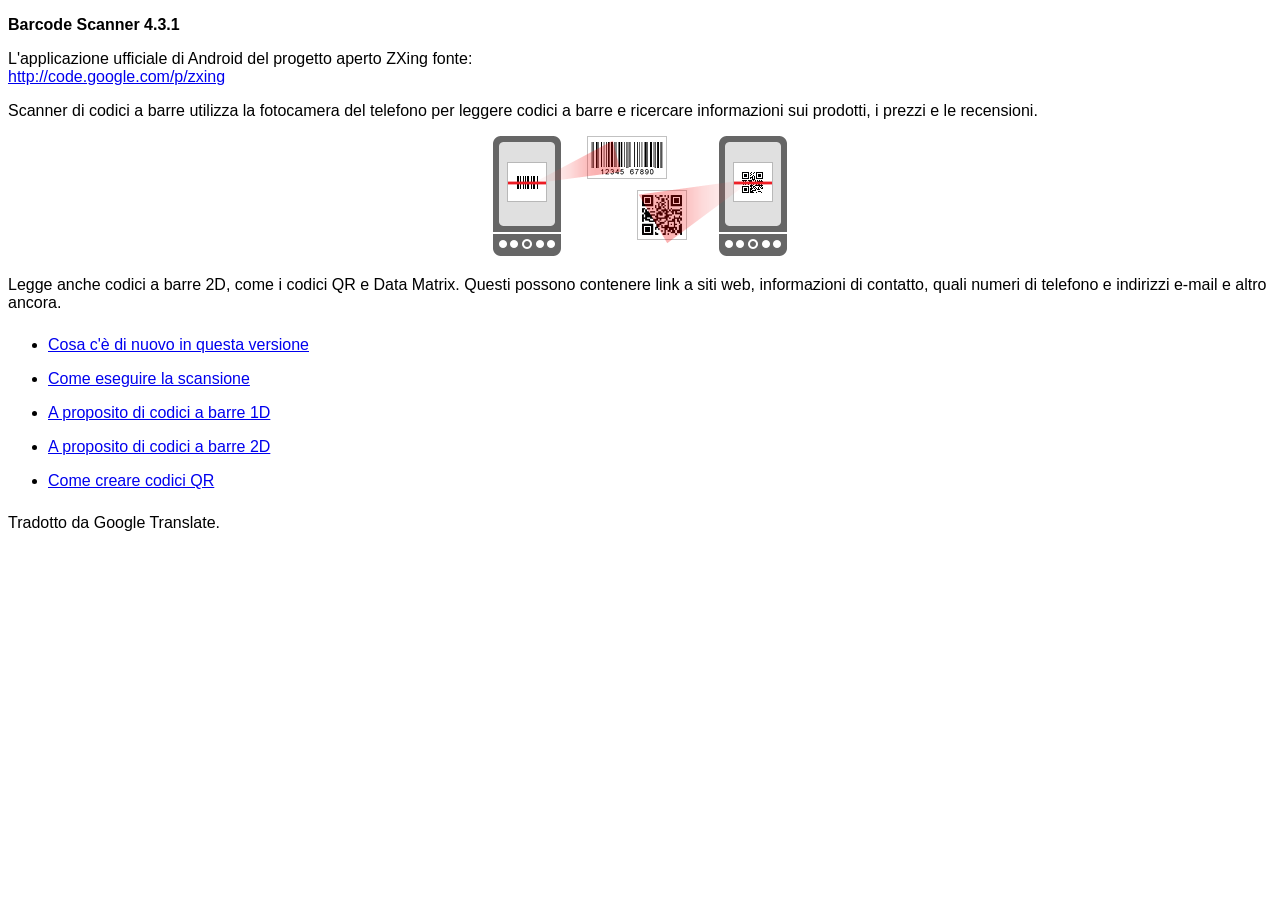
<file: plugins/cordova-plugin-barcodescanner/src/android/LibraryProject/assets/html-it/index.html>
<!DOCTYPE HTML>
<html>
<head>
<meta charset="UTF-8"/>
<title> Barcode Scanner Aiuto </title>
<link href="../style.css" rel="stylesheet" type="text/css"/>
</head>
<body>
<p><strong>Barcode Scanner 4.3.1</strong></p>
<p> L'applicazione ufficiale di Android del progetto aperto ZXing fonte:<br/>
<a href="http://code.google.com/p/zxing"> http://code.google.com/p/zxing </a></p>
<p> Scanner di codici a barre utilizza la fotocamera del telefono per leggere codici a barre e ricercare informazioni sui prodotti, i prezzi e le recensioni. </p>
<p class="imgcenter"><img src="../images/scan-example.png"/></p>
<p> Legge anche codici a barre 2D, come i codici QR e Data Matrix. Questi possono contenere link a siti web, informazioni di contatto, quali numeri di telefono e indirizzi e-mail e altro ancora. </p>
<ul class="touchable">
  <li><a href="whatsnew.html"> Cosa c'è di nuovo in questa versione </a></li>
  <li><a href="scanning.html"> Come eseguire la scansione </a></li>
  <li><a href="about1d.html"> A proposito di codici a barre 1D </a></li>
  <li><a href="about2d.html"> A proposito di codici a barre 2D </a></li>
  <li><a href="sharing.html"> Come creare codici QR </a></li>
</ul>
<p>Tradotto da Google Translate.</p></body>
</html>
</file>
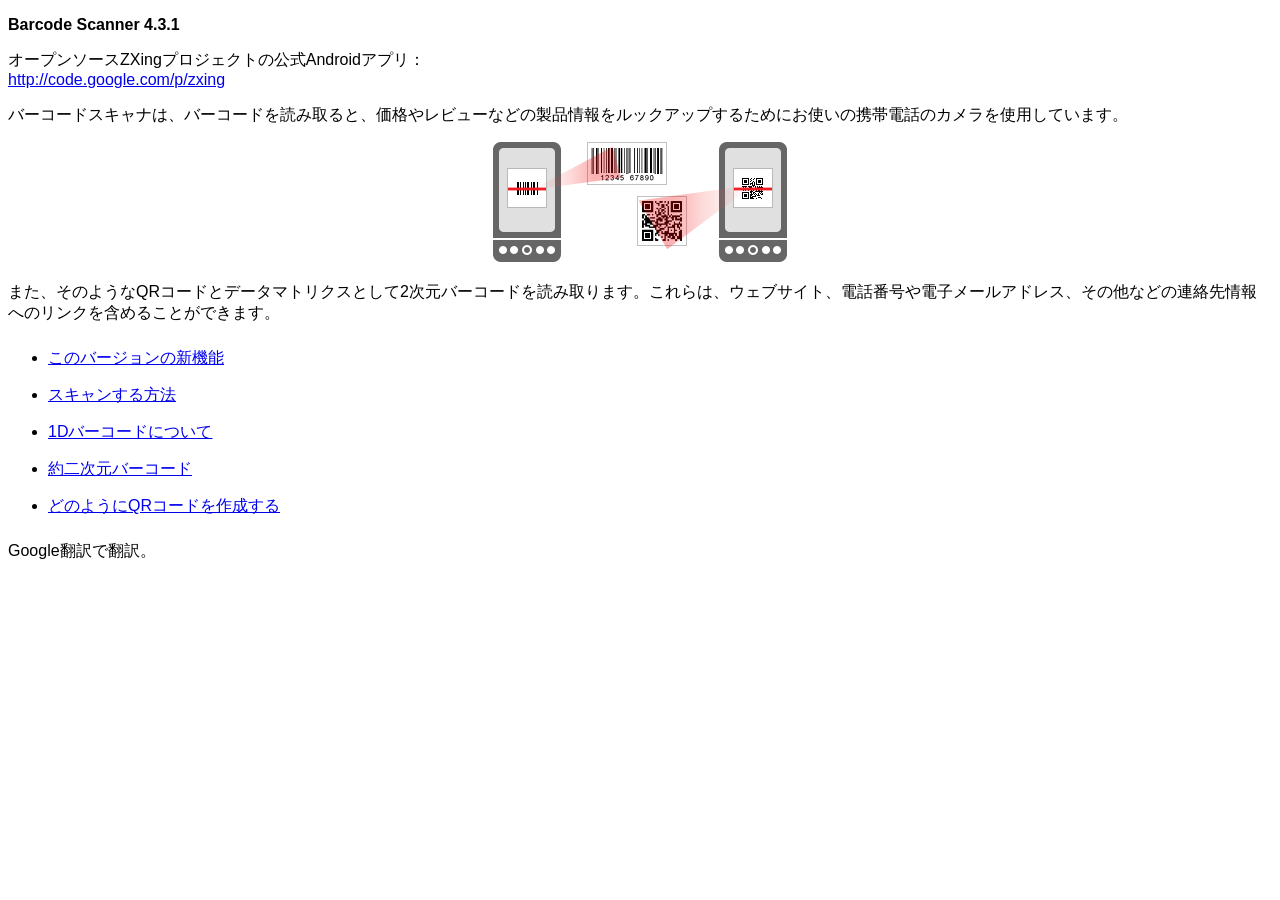
<file: plugins/cordova-plugin-barcodescanner/src/android/LibraryProject/assets/html-ja/index.html>
<!DOCTYPE HTML>
<html>
<head>
<meta charset="UTF-8"/>
<title> バーコードスキャナのヘルプ </title>
<link href="../style.css" rel="stylesheet" type="text/css"/>
</head>
<body>
<p><strong>Barcode Scanner 4.3.1</strong></p>
<p> オープンソースZXingプロジェクトの公式Androidアプリ：<br/>
<a href="http://code.google.com/p/zxing"> http://code.google.com/p/zxing </a></p>
<p> バーコードスキャナは、バーコードを読み取ると、価格やレビューなどの製品情報をルックアップするためにお使いの携帯電話のカメラを使用しています。 </p>
<p class="imgcenter"><img src="../images/scan-example.png"/></p>
<p> また、そのようなQRコードとデータマトリクスとして2次元バーコードを読み取ります。これらは、ウェブサイト、電話番号や電子メールアドレス、その他などの連絡先情報へのリンクを含めることができます。 </p>
<ul class="touchable">
  <li><a href="whatsnew.html"> このバージョンの新機能 </a></li>
  <li><a href="scanning.html"> スキャンする方法 </a></li>
  <li><a href="about1d.html"> 1Dバーコードについて </a></li>
  <li><a href="about2d.html"> 約二次元バーコード </a></li>
  <li><a href="sharing.html"> どのようにQRコードを作成する </a></li>
</ul>
<p>Google翻訳で翻訳。</p></body>
</html>
</file>
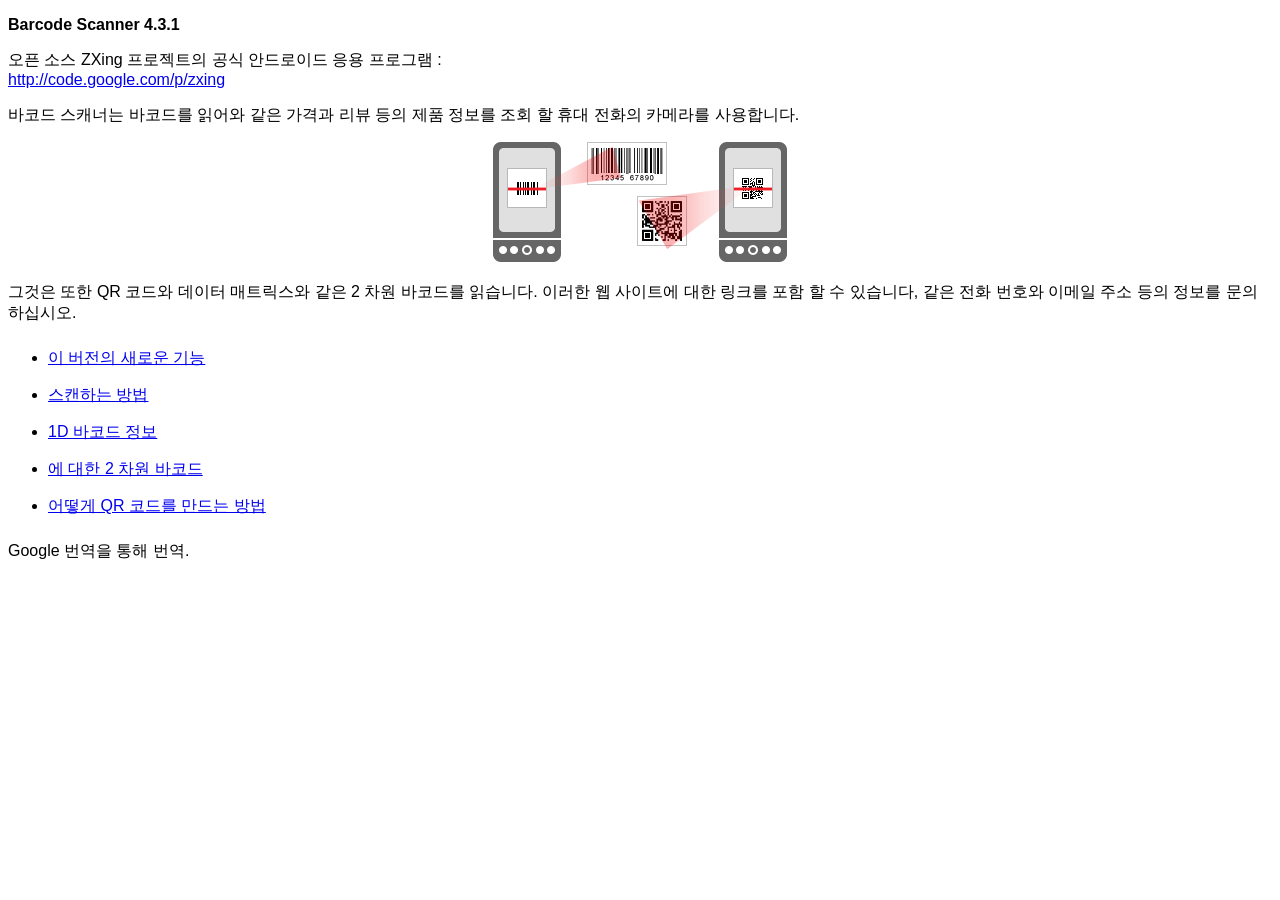
<file: plugins/cordova-plugin-barcodescanner/src/android/LibraryProject/assets/html-ko/index.html>
<!DOCTYPE HTML>
<html>
<head>
<meta charset="UTF-8"/>
<title> 바코드 스캐너 도움말 </title>
<link href="../style.css" rel="stylesheet" type="text/css"/>
</head>
<body>
<p><strong>Barcode Scanner 4.3.1</strong></p>
<p> 오픈 소스 ZXing 프로젝트의 공식 안드로이드 응용 프로그램 :<br/>
<a href="http://code.google.com/p/zxing"> http://code.google.com/p/zxing </a></p>
<p> 바코드 스캐너는 바코드를 읽어와 같은 가격과 리뷰 등의 제품 정보를 조회 할 휴대 전화의 카메라를 사용합니다. </p>
<p class="imgcenter"><img src="../images/scan-example.png"/></p>
<p> 그것은 또한 QR 코드와 데이터 매트릭스와 같은 2 차원 바코드를 읽습니다. 이러한 웹 사이트에 대한 링크를 포함 할 수 있습니다, 같은 전화 번호와 이메일 주소 등의 정보를 문의하십시오. </p>
<ul class="touchable">
  <li><a href="whatsnew.html"> 이 버전의 새로운 기능 </a></li>
  <li><a href="scanning.html"> 스캔하는 방법 </a></li>
  <li><a href="about1d.html"> 1D 바코드 정보 </a></li>
  <li><a href="about2d.html"> 에 대한 2 차원 바코드 </a></li>
  <li><a href="sharing.html"> 어떻게 QR 코드를 만드는 방법 </a></li>
</ul>
<p>Google 번역을 통해 번역.</p></body>
</html>
</file>
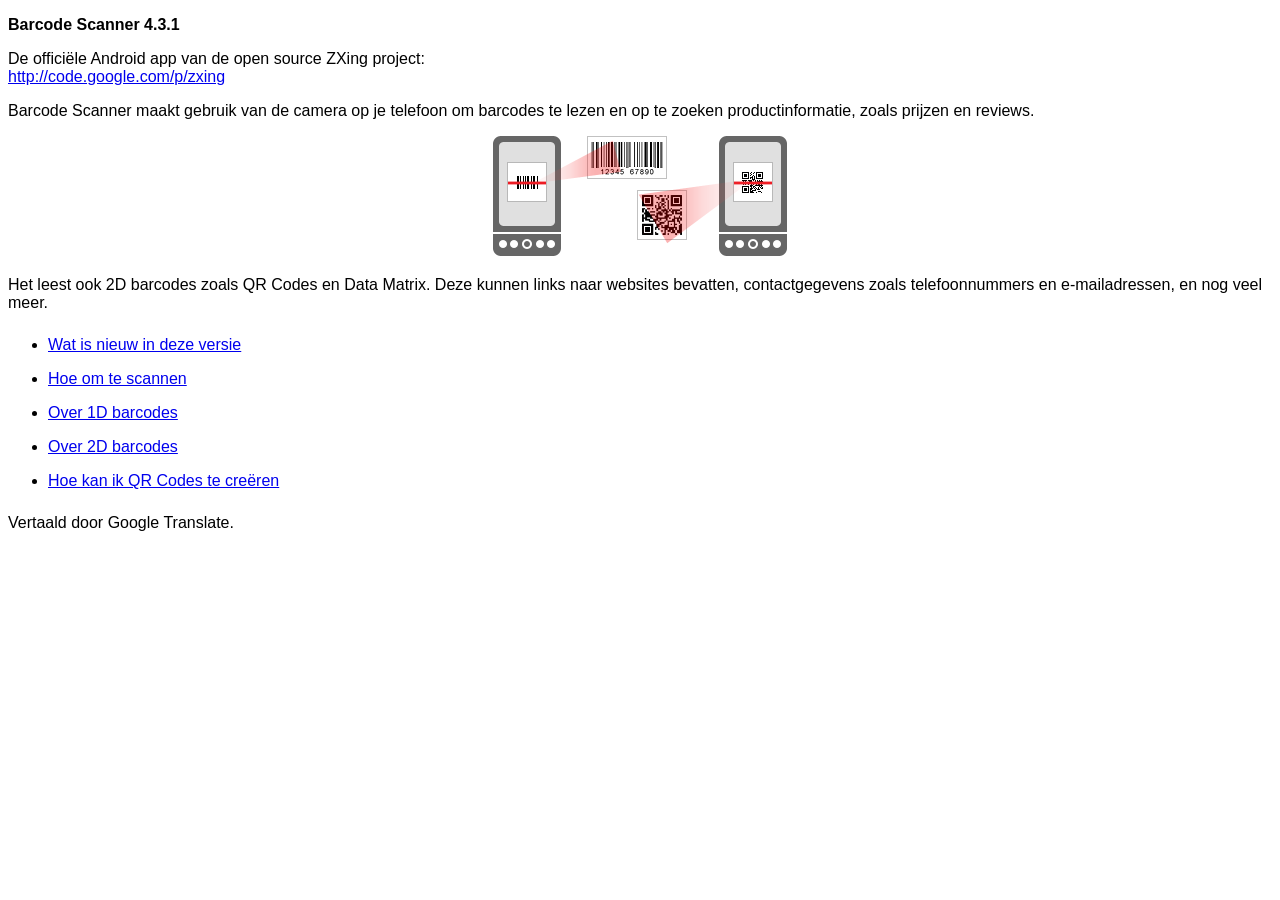
<file: plugins/cordova-plugin-barcodescanner/src/android/LibraryProject/assets/html-nl/index.html>
<!DOCTYPE HTML>
<html>
<head>
<meta charset="UTF-8"/>
<title> Barcode Scanner Help </title>
<link href="../style.css" rel="stylesheet" type="text/css"/>
</head>
<body>
<p><strong>Barcode Scanner 4.3.1</strong></p>
<p> De officiële Android app van de open source ZXing project:<br/>
<a href="http://code.google.com/p/zxing"> http://code.google.com/p/zxing </a></p>
<p> Barcode Scanner maakt gebruik van de camera op je telefoon om barcodes te lezen en op te zoeken productinformatie, zoals prijzen en reviews. </p>
<p class="imgcenter"><img src="../images/scan-example.png"/></p>
<p> Het leest ook 2D barcodes zoals QR Codes en Data Matrix. Deze kunnen links naar websites bevatten, contactgegevens zoals telefoonnummers en e-mailadressen, en nog veel meer. </p>
<ul class="touchable">
  <li><a href="whatsnew.html"> Wat is nieuw in deze versie </a></li>
  <li><a href="scanning.html"> Hoe om te scannen </a></li>
  <li><a href="about1d.html"> Over 1D barcodes </a></li>
  <li><a href="about2d.html"> Over 2D barcodes </a></li>
  <li><a href="sharing.html"> Hoe kan ik QR Codes te creëren </a></li>
</ul>
<p>Vertaald door Google Translate.</p></body>
</html>
</file>
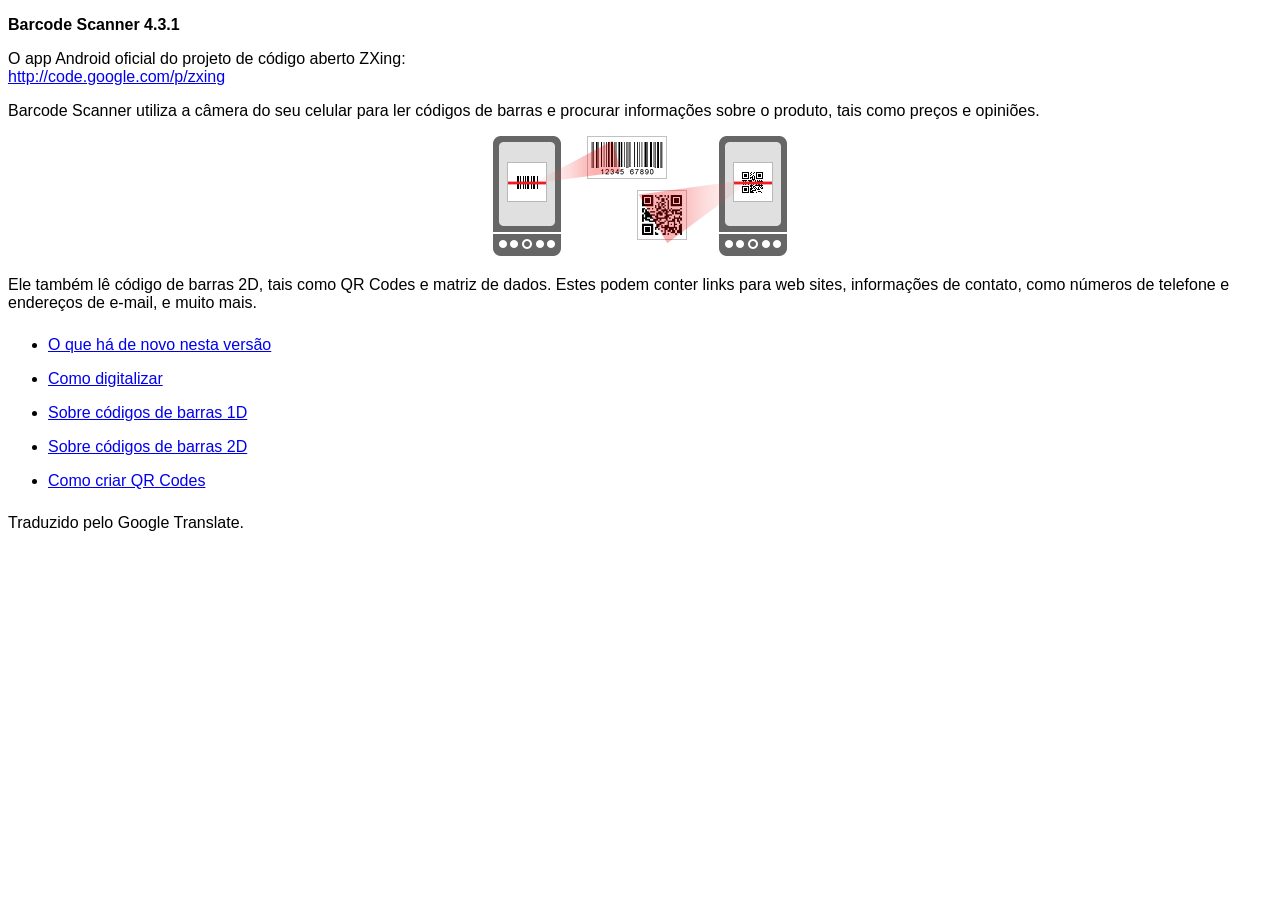
<file: plugins/cordova-plugin-barcodescanner/src/android/LibraryProject/assets/html-pt/index.html>
<!DOCTYPE HTML>
<html>
<head>
<meta charset="UTF-8"/>
<title> Ajuda Barcode Scanner </title>
<link href="../style.css" rel="stylesheet" type="text/css"/>
</head>
<body>
<p><strong>Barcode Scanner 4.3.1</strong></p>
<p> O app Android oficial do projeto de código aberto ZXing:<br/>
<a href="http://code.google.com/p/zxing"> http://code.google.com/p/zxing </a></p>
<p> Barcode Scanner utiliza a câmera do seu celular para ler códigos de barras e procurar informações sobre o produto, tais como preços e opiniões. </p>
<p class="imgcenter"><img src="../images/scan-example.png"/></p>
<p> Ele também lê código de barras 2D, tais como QR Codes e matriz de dados. Estes podem conter links para web sites, informações de contato, como números de telefone e endereços de e-mail, e muito mais. </p>
<ul class="touchable">
  <li><a href="whatsnew.html"> O que há de novo nesta versão </a></li>
  <li><a href="scanning.html"> Como digitalizar </a></li>
  <li><a href="about1d.html"> Sobre códigos de barras 1D </a></li>
  <li><a href="about2d.html"> Sobre códigos de barras 2D </a></li>
  <li><a href="sharing.html"> Como criar QR Codes </a></li>
</ul>
<p>Traduzido pelo Google Translate.</p></body>
</html>
</file>
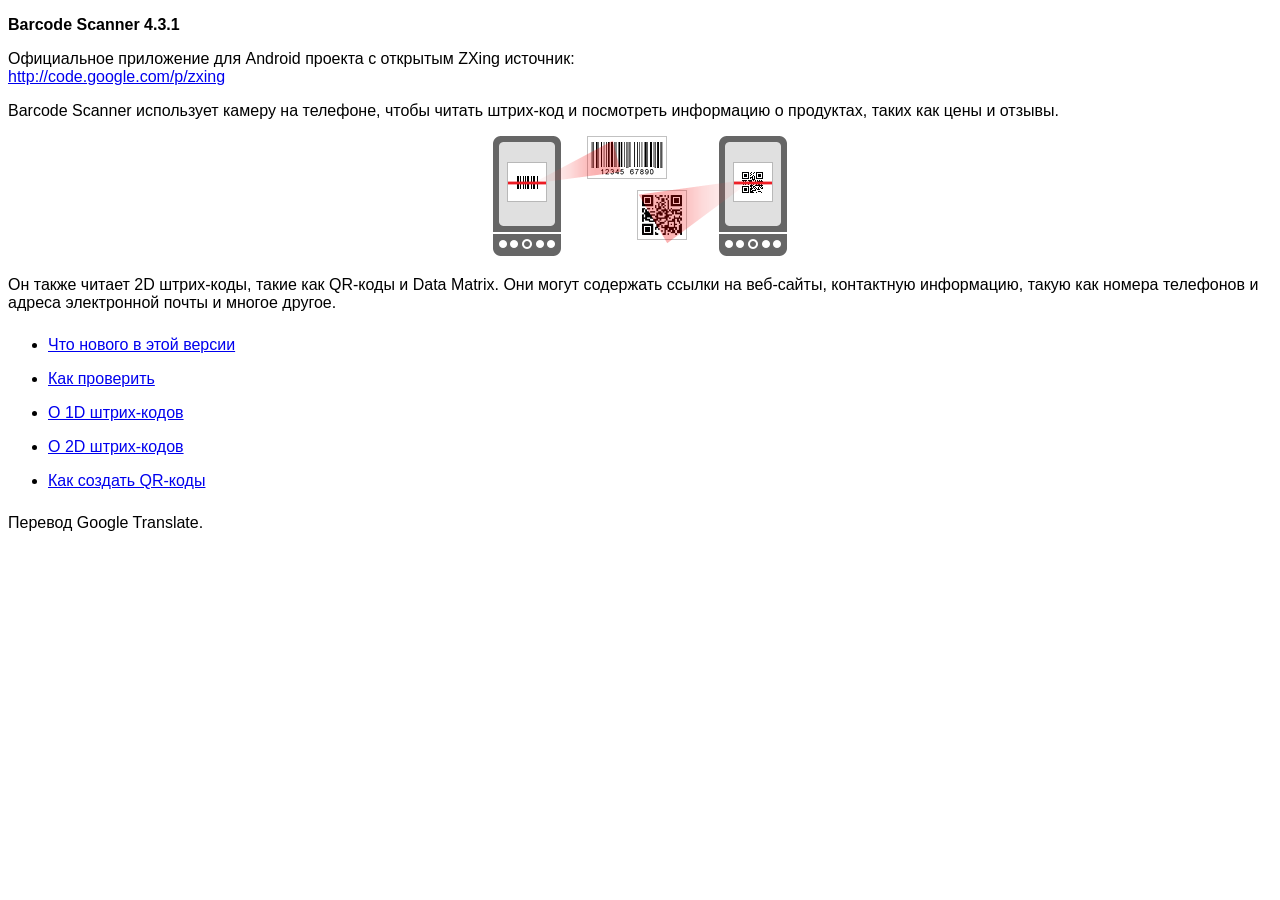
<file: plugins/cordova-plugin-barcodescanner/src/android/LibraryProject/assets/html-ru/index.html>
<!DOCTYPE HTML>
<html>
<head>
<meta charset="UTF-8"/>
<title> Помощь Barcode Scanner </title>
<link href="../style.css" rel="stylesheet" type="text/css"/>
</head>
<body>
<p><strong>Barcode Scanner 4.3.1</strong></p>
<p> Официальное приложение для Android проекта с открытым ZXing источник:<br/>
<a href="http://code.google.com/p/zxing"> http://code.google.com/p/zxing </a></p>
<p> Barcode Scanner использует камеру на телефоне, чтобы читать штрих-код и посмотреть информацию о продуктах, таких как цены и отзывы. </p>
<p class="imgcenter"><img src="../images/scan-example.png"/></p>
<p> Он также читает 2D штрих-коды, такие как QR-коды и Data Matrix. Они могут содержать ссылки на веб-сайты, контактную информацию, такую как номера телефонов и адреса электронной почты и многое другое. </p>
<ul class="touchable">
  <li><a href="whatsnew.html"> Что нового в этой версии </a></li>
  <li><a href="scanning.html"> Как проверить </a></li>
  <li><a href="about1d.html"> О 1D штрих-кодов </a></li>
  <li><a href="about2d.html"> О 2D штрих-кодов </a></li>
  <li><a href="sharing.html"> Как создать QR-коды </a></li>
</ul>
<p>Перевод Google Translate.</p></body>
</html>
</file>
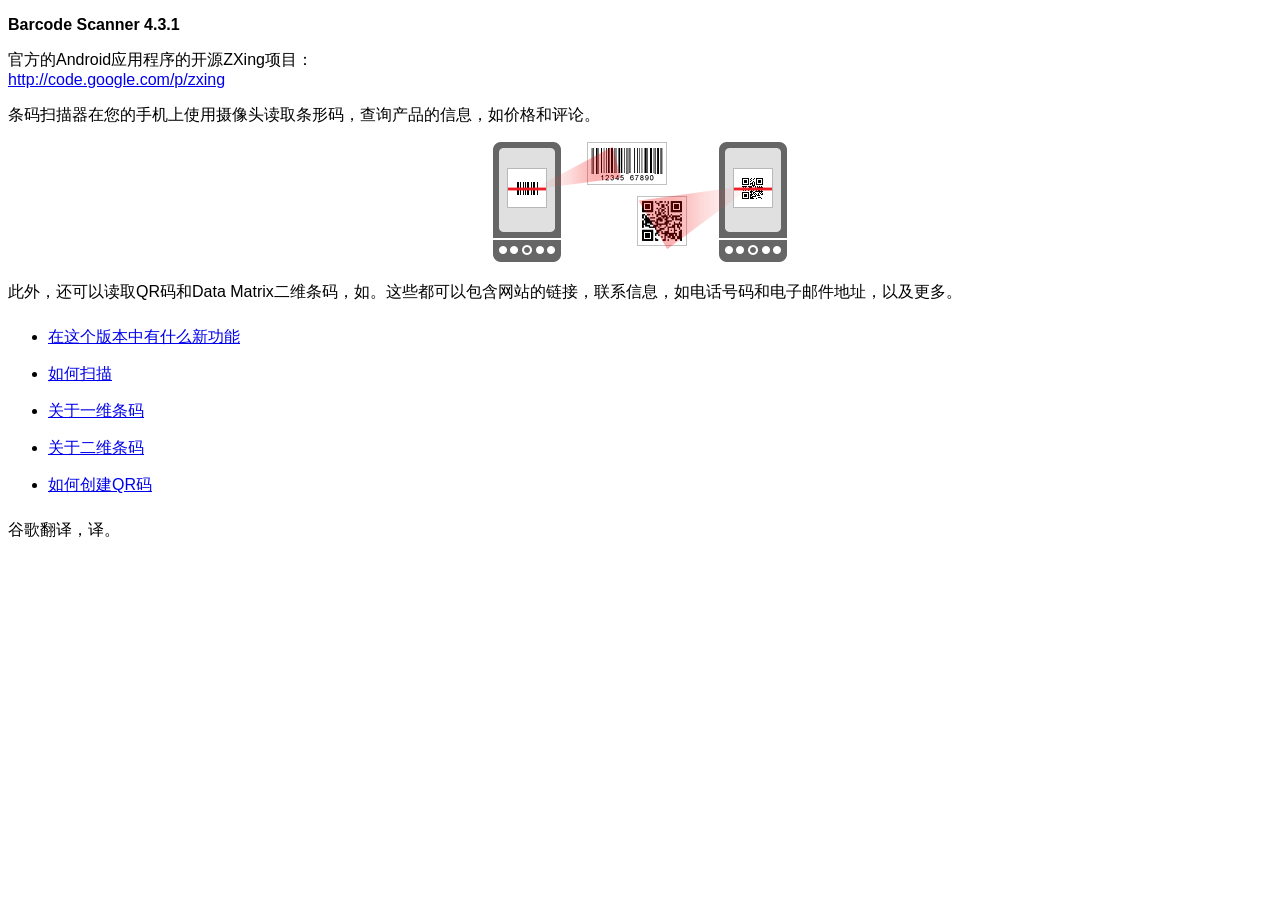
<file: plugins/cordova-plugin-barcodescanner/src/android/LibraryProject/assets/html-zh-rCN/index.html>
<!DOCTYPE HTML>
<html>
<head>
<meta charset="UTF-8"/>
<title> 条码扫描器说明 </title>
<link href="../style.css" rel="stylesheet" type="text/css"/>
</head>
<body>
<p><strong>Barcode Scanner 4.3.1</strong></p>
<p> 官方的Android应用程序的开源ZXing项目：<br/>
<a href="http://code.google.com/p/zxing"> http://code.google.com/p/zxing </a></p>
<p> 条码扫描器在您的手机上使用摄像头读取条形码，查询产品的信息，如价格和评论。 </p>
<p class="imgcenter"><img src="../images/scan-example.png"/></p>
<p> 此外，还可以读取QR码和Data Matrix二维条码，如。这些都可以包含网站的链接，联系信息，如电话号码和电子邮件地址，以及更多。 </p>
<ul class="touchable">
  <li><a href="whatsnew.html"> 在这个版本中有什么新功能 </a></li>
  <li><a href="scanning.html"> 如何扫描 </a></li>
  <li><a href="about1d.html"> 关于一维条码 </a></li>
  <li><a href="about2d.html"> 关于二维条码 </a></li>
  <li><a href="sharing.html"> 如何创建QR码 </a></li>
</ul>
<p>谷歌翻译，译。</p></body>
</html>
</file>
<file: www/sweetalert-master/example/example.css>
@import url(http://fonts.googleapis.com/css?family=Open+Sans:400,600,700,300);
@import url(http://fonts.googleapis.com/css?family=Open+Sans+Condensed:700);
body {
  background-color: #f2f4f6;
  font-family: 'Open Sans', sans-serif;
  text-align: center; }

h1 {
  background-image: url("images/logo_big.png");
  background-image: -webkit-image-set(url("images/logo_big.png") 1x, url("images/logo_big@2x.png") 2x);
  width: 385px;
  height: 81px;
  text-indent: -9999px;
  white-space: nowrap;
  margin: 50px auto; }
  @media all and (max-width: 420px) {
    h1 {
      width: 300px;
      background-size: contain;
      background-repeat: no-repeat;
      background-position: center; } }
  @media all and (max-width: 330px) {
    h1 {
      width: 250px; } }

h2 {
  font-size: 20px;
  color: #A9B2BC;
  line-height: 25px;
  text-transform: uppercase;
  font-weight: 300;
  text-align: center;
  display: block; }

h3 {
  font-size: 28px;
  color: #C7CCD1;
  text-transform: uppercase;
  font-family: 'Open Sans Condensed', sans-serif;
  margin-top: 100px;
  text-align: center;
  position: relative; }
  h3#download-section {
    margin-top: 50px;
    padding-top: 40px; }
  h3::after {
    content: "";
    background-color: #e2e5e8;
    height: 4px;
    width: 700px;
    left: 50%;
    margin-left: -350px;
    position: absolute;
    margin-top: -50px;
    border-radius: 2px; }
    @media all and (max-width: 740px) {
      h3::after {
        width: auto;
        left: 20px;
        right: 20px;
        margin-left: 0; } }

a {
  text-decoration: none; }

p {
  max-width: 826px;
  margin: 30px auto;
  font-size: 17px;
  font-weight: 300;
  color: #848D94;
  line-height: 25px;
  text-align: left; }
  p.center {
    text-align: center; }
  p strong {
    color: #8A8F94;
    font-weight: 600; }
  p a {
    color: #9ECADF;
    font-weight: 600; }
    p a:hover {
      text-decoration: underline; }
    p a.twitter {
      color: #5eaade; }
    p a.dribbble {
      color: #f26798; }
    p a.github {
      color: #323131; }

button, .button {
  background-color: #AEDEF4;
  color: white;
  border: none;
  box-shadow: none;
  font-size: 17px;
  font-weight: 500;
  font-weight: 600;
  border-radius: 3px;
  padding: 15px 35px;
  margin: 26px 5px 0 5px;
  cursor: pointer; }
  button:focus, .button:focus {
    outline: none; }
  button:hover, .button:hover {
    background-color: #a1d9f2; }
  button:active, .button:active {
    background-color: #81ccee; }
  button.cancel, .button.cancel {
    background-color: #D0D0D0; }
    button.cancel:hover, .button.cancel:hover {
      background-color: #c8c8c8; }
    button.cancel:active, .button.cancel:active {
      background-color: #b6b6b6; }
  button.download, .button.download {
    position: fixed;
    right: 30px;
    top: 0;
    background-color: rgba(255, 255, 255, 0.9);
    color: #ABCADA;
    font-weight: 500;
    text-transform: uppercase;
    z-index: 3; }
    @media all and (max-width: 1278px) {
      button.download, .button.download {
        display: none; } }

.center-container {
  max-width: 700px;
  margin: 70px auto; }

pre {
  background-color: #49483e;
  color: #f8f8f2;
  padding: 10px;
  border-radius: 5px;
  white-space: pre-line;
  text-align: left;
  font-size: 14px;
  max-width: 600px; }
  pre .str {
    color: #e6db74; }
  pre .func {
    color: #66d9ef; }
  pre .val {
    color: #a381ff; }
  pre .tag {
    color: #e92772; }
  pre .attr {
    color: #a6e22d; }
  pre .arg {
    color: #fd9720; }

.showcase {
  background-color: #eceef0;
  padding: 20px;
  display: inline-block;
  width: 383px;
  vertical-align: top;
  position: relative; }
  @media all and (max-width: 865px) {
    .showcase {
      margin: 5px auto;
      padding: 46px 20px; } }
  @media all and (max-width: 440px) {
    .showcase {
      width: auto; } }
  .showcase h4 {
    font-size: 16px;
    color: #BCBCBC;
    line-height: 22px;
    margin: 0 auto;
    font-weight: 400; }
  .showcase.sweet h4 {
    width: 117px;
    height: 25px;
    margin-top: -3px;
    text-indent: -9999px;
    background-image: url("images/logo_small.png");
    background-image: -webkit-image-set(url("images/logo_small.png") 1x, url("images/logo_small@2x.png") 2x); }
  .showcase h5 {
    margin-bottom: -7px;
    text-align: left;
    font-weight: 500;
    text-transform: uppercase;
    color: #c2c2c2; }
  .showcase button {
    margin-bottom: 10px; }
  .showcase .vs-icon {
    background-image: url("images/vs_icon.png");
    background-image: -webkit-image-set(url("images/vs_icon.png") 1x, url("images/vs_icon@2x.png") 2x);
    width: 69px;
    height: 69px;
    position: absolute;
    right: -34px;
    top: 60px;
    z-index: 2; }
    @media all and (max-width: 865px) {
      .showcase .vs-icon {
        margin: 5px auto;
        right: auto;
        left: 50%;
        margin-left: -35px;
        top: auto;
        bottom: -35px; } }

ul.examples {
  list-style-type: none;
  width: 700px;
  margin: 0 auto;
  text-align: left;
  padding-left: 0; }
  @media all and (max-width: 758px) {
    ul.examples {
      width: auto; } }
  ul.examples li {
    padding-left: 0; }
  ul.examples .ui, ul.examples pre {
    display: inline-block;
    vertical-align: top; }
    @media all and (max-width: 758px) {
      ul.examples .ui, ul.examples pre {
        display: block;
        max-width: none;
        margin: 0 auto; } }
  ul.examples .ui {
    width: 300px;
    text-align: center; }
    ul.examples .ui button {
      margin-top: 12px; }
    ul.examples .ui p {
      text-align: center;
      margin-bottom: 0; }
  ul.examples pre {
    max-width: 370px;
    margin-top: 67px; }
    @media all and (max-width: 758px) {
      ul.examples pre {
        margin-top: 16px !important;
        margin-bottom: 60px; } }
  ul.examples .warning pre {
    margin-top: 93px; }

ol {
  max-width: 700px;
  margin: 70px auto;
  list-style-position: inside;
  padding-left: 0; }
  ol li {
    color: #A7ADB2; }
    ol li p {
      margin-bottom: 10px; }

table {
  width: 700px;
  font-size: 14px;
  color: #8a8f94;
  margin: 10px auto;
  text-align: left;
  border-collapse: collapse; }
  @media all and (max-width: 750px) {
    table {
      width: auto;
      margin: 10px 20px; } }
  table th {
    background-color: white;
    padding: 9px;
    color: #acb9be;
    font-weight: 400;
    text-align: center;
    position: relative; }
    table th .border-left, table th .border-right {
      position: absolute;
      background-color: white;
      border-radius: 50%;
      top: 0;
      left: -17px;
      width: 37px;
      height: 37px; }
    table th .border-right {
      left: auto;
      right: -17px; }
    @media all and (max-width: 750px) {
      table th:nth-child(2) {
        display: none; } }
  table td {
    padding: 10px 20px;
    vertical-align: top; }
    table td:first-child {
      padding-left: 0px; }
    table td:last-child {
      padding-right: 0px; }
    @media all and (max-width: 750px) {
      table td:nth-child(2) {
        display: none; } }
    @media all and (max-width: 360px) {
      table td {
        padding: 10px 4px; }
        table td b {
          font-size: 13px; } }

footer {
  margin-top: 100px;
  padding-bottom: 30px;
  color: #9A999F;
  display: inline-block;
  position: relative;
  color: gray;
  font-weight: 400;
  color: #93a1aa;
  font-weight: 300; }
  footer .te-logo {
    text-indent: -99999px;
    background-size: contain;
    background-repeat: no-repeat;
    background-position: center center;
    height: 16px;
    width: 16px;
    display: inline-block;
    margin-right: 5px;
    background-image: url("images/te-logo-small.svg");
    position: absolute;
    left: -22px;
    top: 3px; }

.sweet-alert.twitter {
  font-family: "Helvetica Neue", Helvetica, Arial, sans-serif;
  padding: 15px;
  padding-top: 55px;
  text-align: right;
  border-radius: 6px;
  box-shadow: 0px 0px 0px 1px rgba(0, 0, 0, 0.11), 0px 6px 30px rgba(0, 0, 0, 0.14); }
  .sweet-alert.twitter ~ .sweet-overlay {
    background: rgba(41, 47, 51, 0.9); }
  .sweet-alert.twitter h2 {
    position: absolute;
    top: 0;
    left: 0;
    right: 0;
    height: 40px;
    line-height: 40px;
    font-size: 16px;
    font-weight: 400;
    color: #8899a6;
    margin: 0;
    color: #66757f;
    border-bottom: 1px solid #e1e8ed; }
  .sweet-alert.twitter p {
    display: block;
    text-align: center;
    color: #66757f;
    font-weight: 400;
    font-size: 13px;
    margin-top: 7px; }
  .sweet-alert.twitter .sa-button-container {
    background-color: #f5f8fa;
    border-top: 1px solid #e1e8ed;
    box-shadow: 0px -1px 0px white;
    margin: -15px;
    margin-top: 0; }
  .sweet-alert.twitter[data-has-confirm-button=false][data-has-cancel-button=false] {
    padding-bottom: 10px; }
    .sweet-alert.twitter[data-has-confirm-button=false][data-has-cancel-button=false] .sa-button-container {
      display: none; }
  .sweet-alert.twitter button {
    border-radius: 2px;
    box-shadow: none !important;
    text-shadow: 0px -1px 0px rgba(0, 0, 0, 0.3);
    margin: 17px 0px;
    border-radius: 4px;
    font-size: 14px;
    font-weight: 600;
    padding: 8px 16px;
    position: relative; }
    .sweet-alert.twitter button:focus, .sweet-alert.twitter button.cancel:focus {
      box-shadow: none !important; }
      .sweet-alert.twitter button:focus::before, .sweet-alert.twitter button.cancel:focus::before {
        content: "";
        position: absolute;
        left: -5px;
        top: -5px;
        right: -5px;
        bottom: -5px;
        border: 2px solid #a5b0b4;
        border-radius: 8px; }
    .sweet-alert.twitter button.confirm {
      background-color: #55acee !important;
      background-image: linear-gradient(transparent, rgba(0, 0, 0, 0.05));
      -ms-filter: "progid:DXImageTransform.Microsoft.gradient(startColorstr=#00000000, endColorstr=#0C000000)";
      border: 1px solid #3b88c3;
      box-shadow: inset 0 1px 0 rgba(255, 255, 255, 0.15);
      margin-right: 15px; }
      .sweet-alert.twitter button.confirm:hover {
        background-color: #55acee;
        background-image: linear-gradient(transparent, rgba(0, 0, 0, 0.15));
        -ms-filter: "progid:DXImageTransform.Microsoft.gradient(startColorstr=#00000000, endColorstr=#26000000)";
        border-color: #3b88c3; }
    .sweet-alert.twitter button.cancel {
      color: #66757e;
      background-color: #f5f8fa;
      background-image: linear-gradient(#fff, #f5f8fa);
      text-shadow: 0px -1px 0px white;
      margin-right: 9px;
      border: 1px solid #e1e8ed; }
      .sweet-alert.twitter button.cancel:hover, .sweet-alert.twitter button.cancel:focus:hover {
        background-color: #e1e8ed;
        background-image: linear-gradient(#fff, #e1e8ed);
        -ms-filter: "progid:DXImageTransform.Microsoft.gradient(enabled=false)";
        border-color: #e1e8ed; }
      .sweet-alert.twitter button.cancel:focus {
        background: #fff;
        border-color: #fff; }
  .sweet-alert.twitter .sa-icon {
    transform: scale(0.72);
    margin-bottom: -2px;
    margin-top: -10px; }
  .sweet-alert.twitter input {
    border: 1px solid #e1e8ed;
    border-radius: 3px;
    padding: 10px 7px;
    height: auto;
    box-shadow: none;
    font-size: 13px;
    margin: 10px 0; }
    .sweet-alert.twitter input:focus {
      border-color: #94A1A6;
      box-shadow: inset 0 0 0 1px rgba(77, 99, 107, 0.7); }
  .sweet-alert.twitter fieldset .sa-input-error {
    display: none; }
  .sweet-alert.twitter .sa-error-container {
    text-align: center;
    border: none;
    background-color: #fbedc0;
    margin-bottom: 6px; }
    .sweet-alert.twitter .sa-error-container.show {
      border: 1px solid #f0e1b9; }
    .sweet-alert.twitter .sa-error-container .icon {
      display: none; }
    .sweet-alert.twitter .sa-error-container p {
      color: #292f33;
      font-weight: 600;
      margin-top: 0; }
</file>
<file: www/sweetalert-master/dist/sweetalert.css>
body.stop-scrolling {
  height: 100%;
  overflow: hidden; }

.sweet-overlay {
  background-color: black;
  /* IE8 */
  -ms-filter: "progid:DXImageTransform.Microsoft.Alpha(Opacity=40)";
  /* IE8 */
  background-color: rgba(0, 0, 0, 0.4);
  position: fixed;
  left: 0;
  right: 0;
  top: 0;
  bottom: 0;
  display: none;
  z-index: 10000; }

.sweet-alert {
  background-color: white;
  font-family: 'Open Sans', 'Helvetica Neue', Helvetica, Arial, sans-serif;
  width: 478px;
  padding: 17px;
  border-radius: 5px;
  text-align: center;
  position: fixed;
  left: 50%;
  top: 50%;
  margin-left: -256px;
  margin-top: -200px;
  overflow: hidden;
  display: none;
  z-index: 99999; }
  @media all and (max-width: 540px) {
    .sweet-alert {
      width: auto;
      margin-left: 0;
      margin-right: 0;
      left: 15px;
      right: 15px; } }
  .sweet-alert h2 {
    color: #575757;
    font-size: 30px;
    text-align: center;
    font-weight: 600;
    text-transform: none;
    position: relative;
    margin: 25px 0;
    padding: 0;
    line-height: 40px;
    display: block; }
  .sweet-alert p {
    color: #797979;
    font-size: 16px;
    text-align: center;
    font-weight: 300;
    position: relative;
    text-align: inherit;
    float: none;
    margin: 0;
    padding: 0;
    line-height: normal; }
  .sweet-alert fieldset {
    border: none;
    position: relative; }
  .sweet-alert .sa-error-container {
    background-color: #f1f1f1;
    margin-left: -17px;
    margin-right: -17px;
    overflow: hidden;
    padding: 0 10px;
    max-height: 0;
    webkit-transition: padding 0.15s, max-height 0.15s;
    transition: padding 0.15s, max-height 0.15s; }
    .sweet-alert .sa-error-container.show {
      padding: 10px 0;
      max-height: 100px;
      webkit-transition: padding 0.2s, max-height 0.2s;
      transition: padding 0.25s, max-height 0.25s; }
    .sweet-alert .sa-error-container .icon {
      display: inline-block;
      width: 24px;
      height: 24px;
      border-radius: 50%;
      background-color: #ea7d7d;
      color: white;
      line-height: 24px;
      text-align: center;
      margin-right: 3px; }
    .sweet-alert .sa-error-container p {
      display: inline-block; }
  .sweet-alert .sa-input-error {
    position: absolute;
    top: 29px;
    right: 26px;
    width: 20px;
    height: 20px;
    opacity: 0;
    -webkit-transform: scale(0.5);
    transform: scale(0.5);
    -webkit-transform-origin: 50% 50%;
    transform-origin: 50% 50%;
    -webkit-transition: all 0.1s;
    transition: all 0.1s; }
    .sweet-alert .sa-input-error::before, .sweet-alert .sa-input-error::after {
      content: "";
      width: 20px;
      height: 6px;
      background-color: #f06e57;
      border-radius: 3px;
      position: absolute;
      top: 50%;
      margin-top: -4px;
      left: 50%;
      margin-left: -9px; }
    .sweet-alert .sa-input-error::before {
      -webkit-transform: rotate(-45deg);
      transform: rotate(-45deg); }
    .sweet-alert .sa-input-error::after {
      -webkit-transform: rotate(45deg);
      transform: rotate(45deg); }
    .sweet-alert .sa-input-error.show {
      opacity: 1;
      -webkit-transform: scale(1);
      transform: scale(1); }
  .sweet-alert input {
    width: 100%;
    box-sizing: border-box;
    border-radius: 3px;
    border: 1px solid #d7d7d7;
    height: 43px;
    margin-top: 10px;
    margin-bottom: 17px;
    font-size: 18px;
    box-shadow: inset 0px 1px 1px rgba(0, 0, 0, 0.06);
    padding: 0 12px;
    display: none;
    -webkit-transition: all 0.3s;
    transition: all 0.3s; }
    .sweet-alert input:focus {
      outline: none;
      box-shadow: 0px 0px 3px #c4e6f5;
      border: 1px solid #b4dbed; }
      .sweet-alert input:focus::-moz-placeholder {
        transition: opacity 0.3s 0.03s ease;
        opacity: 0.5; }
      .sweet-alert input:focus:-ms-input-placeholder {
        transition: opacity 0.3s 0.03s ease;
        opacity: 0.5; }
      .sweet-alert input:focus::-webkit-input-placeholder {
        transition: opacity 0.3s 0.03s ease;
        opacity: 0.5; }
    .sweet-alert input::-moz-placeholder {
      color: #bdbdbd; }
    .sweet-alert input::-ms-clear {
      display: none; }
    .sweet-alert input:-ms-input-placeholder {
      color: #bdbdbd; }
    .sweet-alert input::-webkit-input-placeholder {
      color: #bdbdbd; }
  .sweet-alert.show-input input {
    display: block; }
  .sweet-alert .sa-confirm-button-container {
    display: inline-block;
    position: relative; }
  .sweet-alert .la-ball-fall {
    position: absolute;
    left: 50%;
    top: 50%;
    margin-left: -27px;
    margin-top: 4px;
    opacity: 0;
    visibility: hidden; }
  .sweet-alert button {
    background-color: #8CD4F5;
    color: white;
    border: none;
    box-shadow: none;
    font-size: 17px;
    font-weight: 500;
    -webkit-border-radius: 4px;
    border-radius: 5px;
    padding: 10px 32px;
    margin: 26px 5px 0 5px;
    cursor: pointer; }
    .sweet-alert button:focus {
      outline: none;
      box-shadow: 0 0 2px rgba(128, 179, 235, 0.5), inset 0 0 0 1px rgba(0, 0, 0, 0.05); }
    .sweet-alert button:hover {
      background-color: #7ecff4; }
    .sweet-alert button:active {
      background-color: #5dc2f1; }
    .sweet-alert button.cancel {
      background-color: #C1C1C1; }
      .sweet-alert button.cancel:hover {
        background-color: #b9b9b9; }
      .sweet-alert button.cancel:active {
        background-color: #a8a8a8; }
      .sweet-alert button.cancel:focus {
        box-shadow: rgba(197, 205, 211, 0.8) 0px 0px 2px, rgba(0, 0, 0, 0.0470588) 0px 0px 0px 1px inset !important; }
    .sweet-alert button[disabled] {
      opacity: .6;
      cursor: default; }
    .sweet-alert button.confirm[disabled] {
      color: transparent; }
      .sweet-alert button.confirm[disabled] ~ .la-ball-fall {
        opacity: 1;
        visibility: visible;
        transition-delay: 0s; }
    .sweet-alert button::-moz-focus-inner {
      border: 0; }
  .sweet-alert[data-has-cancel-button=false] button {
    box-shadow: none !important; }
  .sweet-alert[data-has-confirm-button=false][data-has-cancel-button=false] {
    padding-bottom: 40px; }
  .sweet-alert .sa-icon {
    width: 80px;
    height: 80px;
    border: 4px solid gray;
    -webkit-border-radius: 40px;
    border-radius: 40px;
    border-radius: 50%;
    margin: 20px auto;
    padding: 0;
    position: relative;
    box-sizing: content-box; }
    .sweet-alert .sa-icon.sa-error {
      border-color: #F27474; }
      .sweet-alert .sa-icon.sa-error .sa-x-mark {
        position: relative;
        display: block; }
      .sweet-alert .sa-icon.sa-error .sa-line {
        position: absolute;
        height: 5px;
        width: 47px;
        background-color: #F27474;
        display: block;
        top: 37px;
        border-radius: 2px; }
        .sweet-alert .sa-icon.sa-error .sa-line.sa-left {
          -webkit-transform: rotate(45deg);
          transform: rotate(45deg);
          left: 17px; }
        .sweet-alert .sa-icon.sa-error .sa-line.sa-right {
          -webkit-transform: rotate(-45deg);
          transform: rotate(-45deg);
          right: 16px; }
    .sweet-alert .sa-icon.sa-warning {
      border-color: #F8BB86; }
      .sweet-alert .sa-icon.sa-warning .sa-body {
        position: absolute;
        width: 5px;
        height: 47px;
        left: 50%;
        top: 10px;
        -webkit-border-radius: 2px;
        border-radius: 2px;
        margin-left: -2px;
        background-color: #F8BB86; }
      .sweet-alert .sa-icon.sa-warning .sa-dot {
        position: absolute;
        width: 7px;
        height: 7px;
        -webkit-border-radius: 50%;
        border-radius: 50%;
        margin-left: -3px;
        left: 50%;
        bottom: 10px;
        background-color: #F8BB86; }
    .sweet-alert .sa-icon.sa-info {
      border-color: #C9DAE1; }
      .sweet-alert .sa-icon.sa-info::before {
        content: "";
        position: absolute;
        width: 5px;
        height: 29px;
        left: 50%;
        bottom: 17px;
        border-radius: 2px;
        margin-left: -2px;
        background-color: #C9DAE1; }
      .sweet-alert .sa-icon.sa-info::after {
        content: "";
        position: absolute;
        width: 7px;
        height: 7px;
        border-radius: 50%;
        margin-left: -3px;
        top: 19px;
        background-color: #C9DAE1;
        left: 50%; }
    .sweet-alert .sa-icon.sa-success {
      border-color: #A5DC86; }
      .sweet-alert .sa-icon.sa-success::before, .sweet-alert .sa-icon.sa-success::after {
        content: '';
        -webkit-border-radius: 40px;
        border-radius: 40px;
        border-radius: 50%;
        position: absolute;
        width: 60px;
        height: 120px;
        background: white;
        -webkit-transform: rotate(45deg);
        transform: rotate(45deg); }
      .sweet-alert .sa-icon.sa-success::before {
        -webkit-border-radius: 120px 0 0 120px;
        border-radius: 120px 0 0 120px;
        top: -7px;
        left: -33px;
        -webkit-transform: rotate(-45deg);
        transform: rotate(-45deg);
        -webkit-transform-origin: 60px 60px;
        transform-origin: 60px 60px; }
      .sweet-alert .sa-icon.sa-success::after {
        -webkit-border-radius: 0 120px 120px 0;
        border-radius: 0 120px 120px 0;
        top: -11px;
        left: 30px;
        -webkit-transform: rotate(-45deg);
        transform: rotate(-45deg);
        -webkit-transform-origin: 0px 60px;
        transform-origin: 0px 60px; }
      .sweet-alert .sa-icon.sa-success .sa-placeholder {
        width: 80px;
        height: 80px;
        border: 4px solid rgba(165, 220, 134, 0.2);
        -webkit-border-radius: 40px;
        border-radius: 40px;
        border-radius: 50%;
        box-sizing: content-box;
        position: absolute;
        left: -4px;
        top: -4px;
        z-index: 2; }
      .sweet-alert .sa-icon.sa-success .sa-fix {
        width: 5px;
        height: 90px;
        background-color: white;
        position: absolute;
        left: 28px;
        top: 8px;
        z-index: 1;
        -webkit-transform: rotate(-45deg);
        transform: rotate(-45deg); }
      .sweet-alert .sa-icon.sa-success .sa-line {
        height: 5px;
        background-color: #A5DC86;
        display: block;
        border-radius: 2px;
        position: absolute;
        z-index: 2; }
        .sweet-alert .sa-icon.sa-success .sa-line.sa-tip {
          width: 25px;
          left: 14px;
          top: 46px;
          -webkit-transform: rotate(45deg);
          transform: rotate(45deg); }
        .sweet-alert .sa-icon.sa-success .sa-line.sa-long {
          width: 47px;
          right: 8px;
          top: 38px;
          -webkit-transform: rotate(-45deg);
          transform: rotate(-45deg); }
    .sweet-alert .sa-icon.sa-custom {
      background-size: contain;
      border-radius: 0;
      border: none;
      background-position: center center;
      background-repeat: no-repeat; }

/*
 * Animations
 */
@-webkit-keyframes showSweetAlert {
  0% {
    transform: scale(0.7);
    -webkit-transform: scale(0.7); }
  45% {
    transform: scale(1.05);
    -webkit-transform: scale(1.05); }
  80% {
    transform: scale(0.95);
    -webkit-transform: scale(0.95); }
  100% {
    transform: scale(1);
    -webkit-transform: scale(1); } }

@keyframes showSweetAlert {
  0% {
    transform: scale(0.7);
    -webkit-transform: scale(0.7); }
  45% {
    transform: scale(1.05);
    -webkit-transform: scale(1.05); }
  80% {
    transform: scale(0.95);
    -webkit-transform: scale(0.95); }
  100% {
    transform: scale(1);
    -webkit-transform: scale(1); } }

@-webkit-keyframes hideSweetAlert {
  0% {
    transform: scale(1);
    -webkit-transform: scale(1); }
  100% {
    transform: scale(0.5);
    -webkit-transform: scale(0.5); } }

@keyframes hideSweetAlert {
  0% {
    transform: scale(1);
    -webkit-transform: scale(1); }
  100% {
    transform: scale(0.5);
    -webkit-transform: scale(0.5); } }

@-webkit-keyframes slideFromTop {
  0% {
    top: 0%; }
  100% {
    top: 50%; } }

@keyframes slideFromTop {
  0% {
    top: 0%; }
  100% {
    top: 50%; } }

@-webkit-keyframes slideToTop {
  0% {
    top: 50%; }
  100% {
    top: 0%; } }

@keyframes slideToTop {
  0% {
    top: 50%; }
  100% {
    top: 0%; } }

@-webkit-keyframes slideFromBottom {
  0% {
    top: 70%; }
  100% {
    top: 50%; } }

@keyframes slideFromBottom {
  0% {
    top: 70%; }
  100% {
    top: 50%; } }

@-webkit-keyframes slideToBottom {
  0% {
    top: 50%; }
  100% {
    top: 70%; } }

@keyframes slideToBottom {
  0% {
    top: 50%; }
  100% {
    top: 70%; } }

.showSweetAlert[data-animation=pop] {
  -webkit-animation: showSweetAlert 0.3s;
  animation: showSweetAlert 0.3s; }

.showSweetAlert[data-animation=none] {
  -webkit-animation: none;
  animation: none; }

.showSweetAlert[data-animation=slide-from-top] {
  -webkit-animation: slideFromTop 0.3s;
  animation: slideFromTop 0.3s; }

.showSweetAlert[data-animation=slide-from-bottom] {
  -webkit-animation: slideFromBottom 0.3s;
  animation: slideFromBottom 0.3s; }

.hideSweetAlert[data-animation=pop] {
  -webkit-animation: hideSweetAlert 0.2s;
  animation: hideSweetAlert 0.2s; }

.hideSweetAlert[data-animation=none] {
  -webkit-animation: none;
  animation: none; }

.hideSweetAlert[data-animation=slide-from-top] {
  -webkit-animation: slideToTop 0.4s;
  animation: slideToTop 0.4s; }

.hideSweetAlert[data-animation=slide-from-bottom] {
  -webkit-animation: slideToBottom 0.3s;
  animation: slideToBottom 0.3s; }

@-webkit-keyframes animateSuccessTip {
  0% {
    width: 0;
    left: 1px;
    top: 19px; }
  54% {
    width: 0;
    left: 1px;
    top: 19px; }
  70% {
    width: 50px;
    left: -8px;
    top: 37px; }
  84% {
    width: 17px;
    left: 21px;
    top: 48px; }
  100% {
    width: 25px;
    left: 14px;
    top: 45px; } }

@keyframes animateSuccessTip {
  0% {
    width: 0;
    left: 1px;
    top: 19px; }
  54% {
    width: 0;
    left: 1px;
    top: 19px; }
  70% {
    width: 50px;
    left: -8px;
    top: 37px; }
  84% {
    width: 17px;
    left: 21px;
    top: 48px; }
  100% {
    width: 25px;
    left: 14px;
    top: 45px; } }

@-webkit-keyframes animateSuccessLong {
  0% {
    width: 0;
    right: 46px;
    top: 54px; }
  65% {
    width: 0;
    right: 46px;
    top: 54px; }
  84% {
    width: 55px;
    right: 0px;
    top: 35px; }
  100% {
    width: 47px;
    right: 8px;
    top: 38px; } }

@keyframes animateSuccessLong {
  0% {
    width: 0;
    right: 46px;
    top: 54px; }
  65% {
    width: 0;
    right: 46px;
    top: 54px; }
  84% {
    width: 55px;
    right: 0px;
    top: 35px; }
  100% {
    width: 47px;
    right: 8px;
    top: 38px; } }

@-webkit-keyframes rotatePlaceholder {
  0% {
    transform: rotate(-45deg);
    -webkit-transform: rotate(-45deg); }
  5% {
    transform: rotate(-45deg);
    -webkit-transform: rotate(-45deg); }
  12% {
    transform: rotate(-405deg);
    -webkit-transform: rotate(-405deg); }
  100% {
    transform: rotate(-405deg);
    -webkit-transform: rotate(-405deg); } }

@keyframes rotatePlaceholder {
  0% {
    transform: rotate(-45deg);
    -webkit-transform: rotate(-45deg); }
  5% {
    transform: rotate(-45deg);
    -webkit-transform: rotate(-45deg); }
  12% {
    transform: rotate(-405deg);
    -webkit-transform: rotate(-405deg); }
  100% {
    transform: rotate(-405deg);
    -webkit-transform: rotate(-405deg); } }

.animateSuccessTip {
  -webkit-animation: animateSuccessTip 0.75s;
  animation: animateSuccessTip 0.75s; }

.animateSuccessLong {
  -webkit-animation: animateSuccessLong 0.75s;
  animation: animateSuccessLong 0.75s; }

.sa-icon.sa-success.animate::after {
  -webkit-animation: rotatePlaceholder 4.25s ease-in;
  animation: rotatePlaceholder 4.25s ease-in; }

@-webkit-keyframes animateErrorIcon {
  0% {
    transform: rotateX(100deg);
    -webkit-transform: rotateX(100deg);
    opacity: 0; }
  100% {
    transform: rotateX(0deg);
    -webkit-transform: rotateX(0deg);
    opacity: 1; } }

@keyframes animateErrorIcon {
  0% {
    transform: rotateX(100deg);
    -webkit-transform: rotateX(100deg);
    opacity: 0; }
  100% {
    transform: rotateX(0deg);
    -webkit-transform: rotateX(0deg);
    opacity: 1; } }

.animateErrorIcon {
  -webkit-animation: animateErrorIcon 0.5s;
  animation: animateErrorIcon 0.5s; }

@-webkit-keyframes animateXMark {
  0% {
    transform: scale(0.4);
    -webkit-transform: scale(0.4);
    margin-top: 26px;
    opacity: 0; }
  50% {
    transform: scale(0.4);
    -webkit-transform: scale(0.4);
    margin-top: 26px;
    opacity: 0; }
  80% {
    transform: scale(1.15);
    -webkit-transform: scale(1.15);
    margin-top: -6px; }
  100% {
    transform: scale(1);
    -webkit-transform: scale(1);
    margin-top: 0;
    opacity: 1; } }

@keyframes animateXMark {
  0% {
    transform: scale(0.4);
    -webkit-transform: scale(0.4);
    margin-top: 26px;
    opacity: 0; }
  50% {
    transform: scale(0.4);
    -webkit-transform: scale(0.4);
    margin-top: 26px;
    opacity: 0; }
  80% {
    transform: scale(1.15);
    -webkit-transform: scale(1.15);
    margin-top: -6px; }
  100% {
    transform: scale(1);
    -webkit-transform: scale(1);
    margin-top: 0;
    opacity: 1; } }

.animateXMark {
  -webkit-animation: animateXMark 0.5s;
  animation: animateXMark 0.5s; }

@-webkit-keyframes pulseWarning {
  0% {
    border-color: #F8D486; }
  100% {
    border-color: #F8BB86; } }

@keyframes pulseWarning {
  0% {
    border-color: #F8D486; }
  100% {
    border-color: #F8BB86; } }

.pulseWarning {
  -webkit-animation: pulseWarning 0.75s infinite alternate;
  animation: pulseWarning 0.75s infinite alternate; }

@-webkit-keyframes pulseWarningIns {
  0% {
    background-color: #F8D486; }
  100% {
    background-color: #F8BB86; } }

@keyframes pulseWarningIns {
  0% {
    background-color: #F8D486; }
  100% {
    background-color: #F8BB86; } }

.pulseWarningIns {
  -webkit-animation: pulseWarningIns 0.75s infinite alternate;
  animation: pulseWarningIns 0.75s infinite alternate; }

@-webkit-keyframes rotate-loading {
  0% {
    transform: rotate(0deg); }
  100% {
    transform: rotate(360deg); } }

@keyframes rotate-loading {
  0% {
    transform: rotate(0deg); }
  100% {
    transform: rotate(360deg); } }

/* Internet Explorer 9 has some special quirks that are fixed here */
/* The icons are not animated. */
/* This file is automatically merged into sweet-alert.min.js through Gulp */
/* Error icon */
.sweet-alert .sa-icon.sa-error .sa-line.sa-left {
  -ms-transform: rotate(45deg) \9; }

.sweet-alert .sa-icon.sa-error .sa-line.sa-right {
  -ms-transform: rotate(-45deg) \9; }

/* Success icon */
.sweet-alert .sa-icon.sa-success {
  border-color: transparent\9; }

.sweet-alert .sa-icon.sa-success .sa-line.sa-tip {
  -ms-transform: rotate(45deg) \9; }

.sweet-alert .sa-icon.sa-success .sa-line.sa-long {
  -ms-transform: rotate(-45deg) \9; }

/*!
 * Load Awesome v1.1.0 (http://github.danielcardoso.net/load-awesome/)
 * Copyright 2015 Daniel Cardoso <@DanielCardoso>
 * Licensed under MIT
 */
.la-ball-fall,
.la-ball-fall > div {
  position: relative;
  -webkit-box-sizing: border-box;
  -moz-box-sizing: border-box;
  box-sizing: border-box; }

.la-ball-fall {
  display: block;
  font-size: 0;
  color: #fff; }

.la-ball-fall.la-dark {
  color: #333; }

.la-ball-fall > div {
  display: inline-block;
  float: none;
  background-color: currentColor;
  border: 0 solid currentColor; }

.la-ball-fall {
  width: 54px;
  height: 18px; }

.la-ball-fall > div {
  width: 10px;
  height: 10px;
  margin: 4px;
  border-radius: 100%;
  opacity: 0;
  -webkit-animation: ball-fall 1s ease-in-out infinite;
  -moz-animation: ball-fall 1s ease-in-out infinite;
  -o-animation: ball-fall 1s ease-in-out infinite;
  animation: ball-fall 1s ease-in-out infinite; }

.la-ball-fall > div:nth-child(1) {
  -webkit-animation-delay: -200ms;
  -moz-animation-delay: -200ms;
  -o-animation-delay: -200ms;
  animation-delay: -200ms; }

.la-ball-fall > div:nth-child(2) {
  -webkit-animation-delay: -100ms;
  -moz-animation-delay: -100ms;
  -o-animation-delay: -100ms;
  animation-delay: -100ms; }

.la-ball-fall > div:nth-child(3) {
  -webkit-animation-delay: 0ms;
  -moz-animation-delay: 0ms;
  -o-animation-delay: 0ms;
  animation-delay: 0ms; }

.la-ball-fall.la-sm {
  width: 26px;
  height: 8px; }

.la-ball-fall.la-sm > div {
  width: 4px;
  height: 4px;
  margin: 2px; }

.la-ball-fall.la-2x {
  width: 108px;
  height: 36px; }

.la-ball-fall.la-2x > div {
  width: 20px;
  height: 20px;
  margin: 8px; }

.la-ball-fall.la-3x {
  width: 162px;
  height: 54px; }

.la-ball-fall.la-3x > div {
  width: 30px;
  height: 30px;
  margin: 12px; }

/*
 * Animation
 */
@-webkit-keyframes ball-fall {
  0% {
    opacity: 0;
    -webkit-transform: translateY(-145%);
    transform: translateY(-145%); }
  10% {
    opacity: .5; }
  20% {
    opacity: 1;
    -webkit-transform: translateY(0);
    transform: translateY(0); }
  80% {
    opacity: 1;
    -webkit-transform: translateY(0);
    transform: translateY(0); }
  90% {
    opacity: .5; }
  100% {
    opacity: 0;
    -webkit-transform: translateY(145%);
    transform: translateY(145%); } }

@-moz-keyframes ball-fall {
  0% {
    opacity: 0;
    -moz-transform: translateY(-145%);
    transform: translateY(-145%); }
  10% {
    opacity: .5; }
  20% {
    opacity: 1;
    -moz-transform: translateY(0);
    transform: translateY(0); }
  80% {
    opacity: 1;
    -moz-transform: translateY(0);
    transform: translateY(0); }
  90% {
    opacity: .5; }
  100% {
    opacity: 0;
    -moz-transform: translateY(145%);
    transform: translateY(145%); } }

@-o-keyframes ball-fall {
  0% {
    opacity: 0;
    -o-transform: translateY(-145%);
    transform: translateY(-145%); }
  10% {
    opacity: .5; }
  20% {
    opacity: 1;
    -o-transform: translateY(0);
    transform: translateY(0); }
  80% {
    opacity: 1;
    -o-transform: translateY(0);
    transform: translateY(0); }
  90% {
    opacity: .5; }
  100% {
    opacity: 0;
    -o-transform: translateY(145%);
    transform: translateY(145%); } }

@keyframes ball-fall {
  0% {
    opacity: 0;
    -webkit-transform: translateY(-145%);
    -moz-transform: translateY(-145%);
    -o-transform: translateY(-145%);
    transform: translateY(-145%); }
  10% {
    opacity: .5; }
  20% {
    opacity: 1;
    -webkit-transform: translateY(0);
    -moz-transform: translateY(0);
    -o-transform: translateY(0);
    transform: translateY(0); }
  80% {
    opacity: 1;
    -webkit-transform: translateY(0);
    -moz-transform: translateY(0);
    -o-transform: translateY(0);
    transform: translateY(0); }
  90% {
    opacity: .5; }
  100% {
    opacity: 0;
    -webkit-transform: translateY(145%);
    -moz-transform: translateY(145%);
    -o-transform: translateY(145%);
    transform: translateY(145%); } }
</file>
<file: plugins/cordova-plugin-barcodescanner/src/android/LibraryProject/assets/style.css>
body {
  font-family:sans-serif;
}
ul.touchable li {
  padding-top:8px;
  padding-bottom:8px;
}
p.imgcenter {
  text-align:center;
}
</file>
